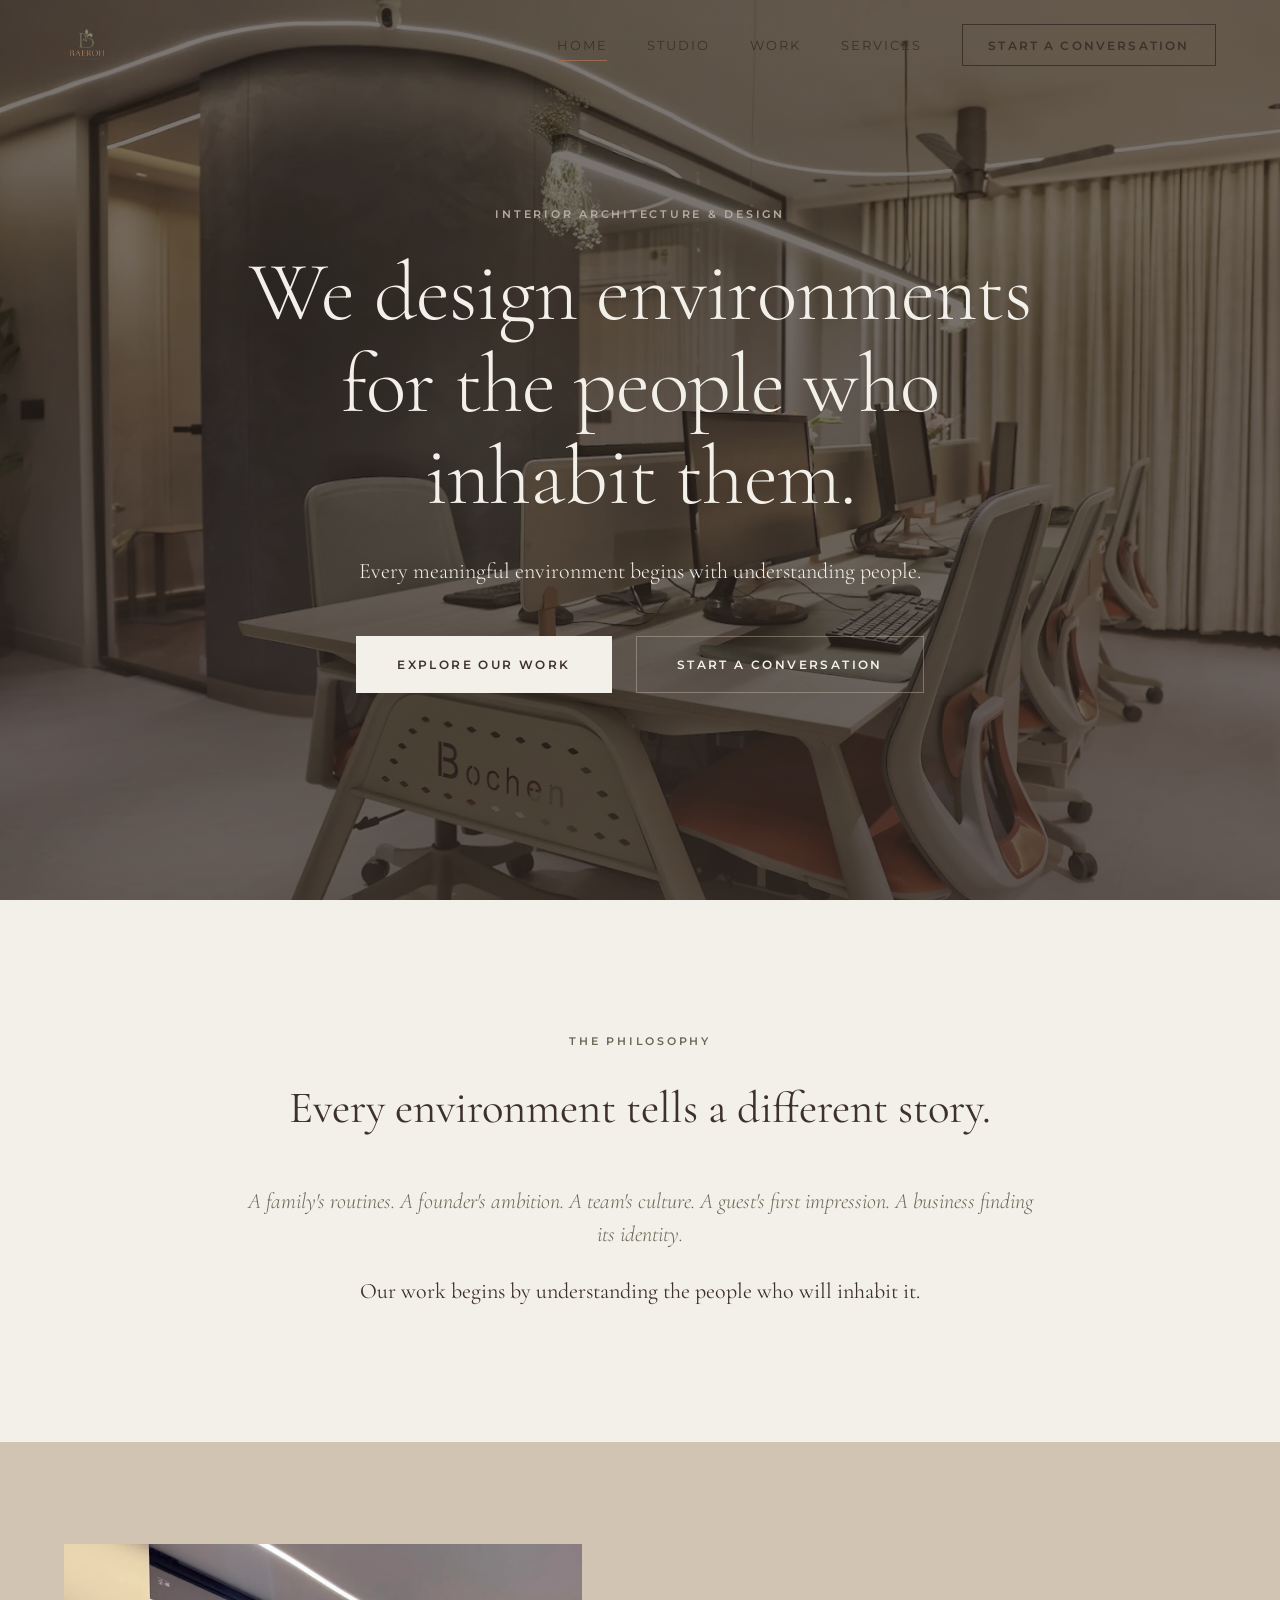
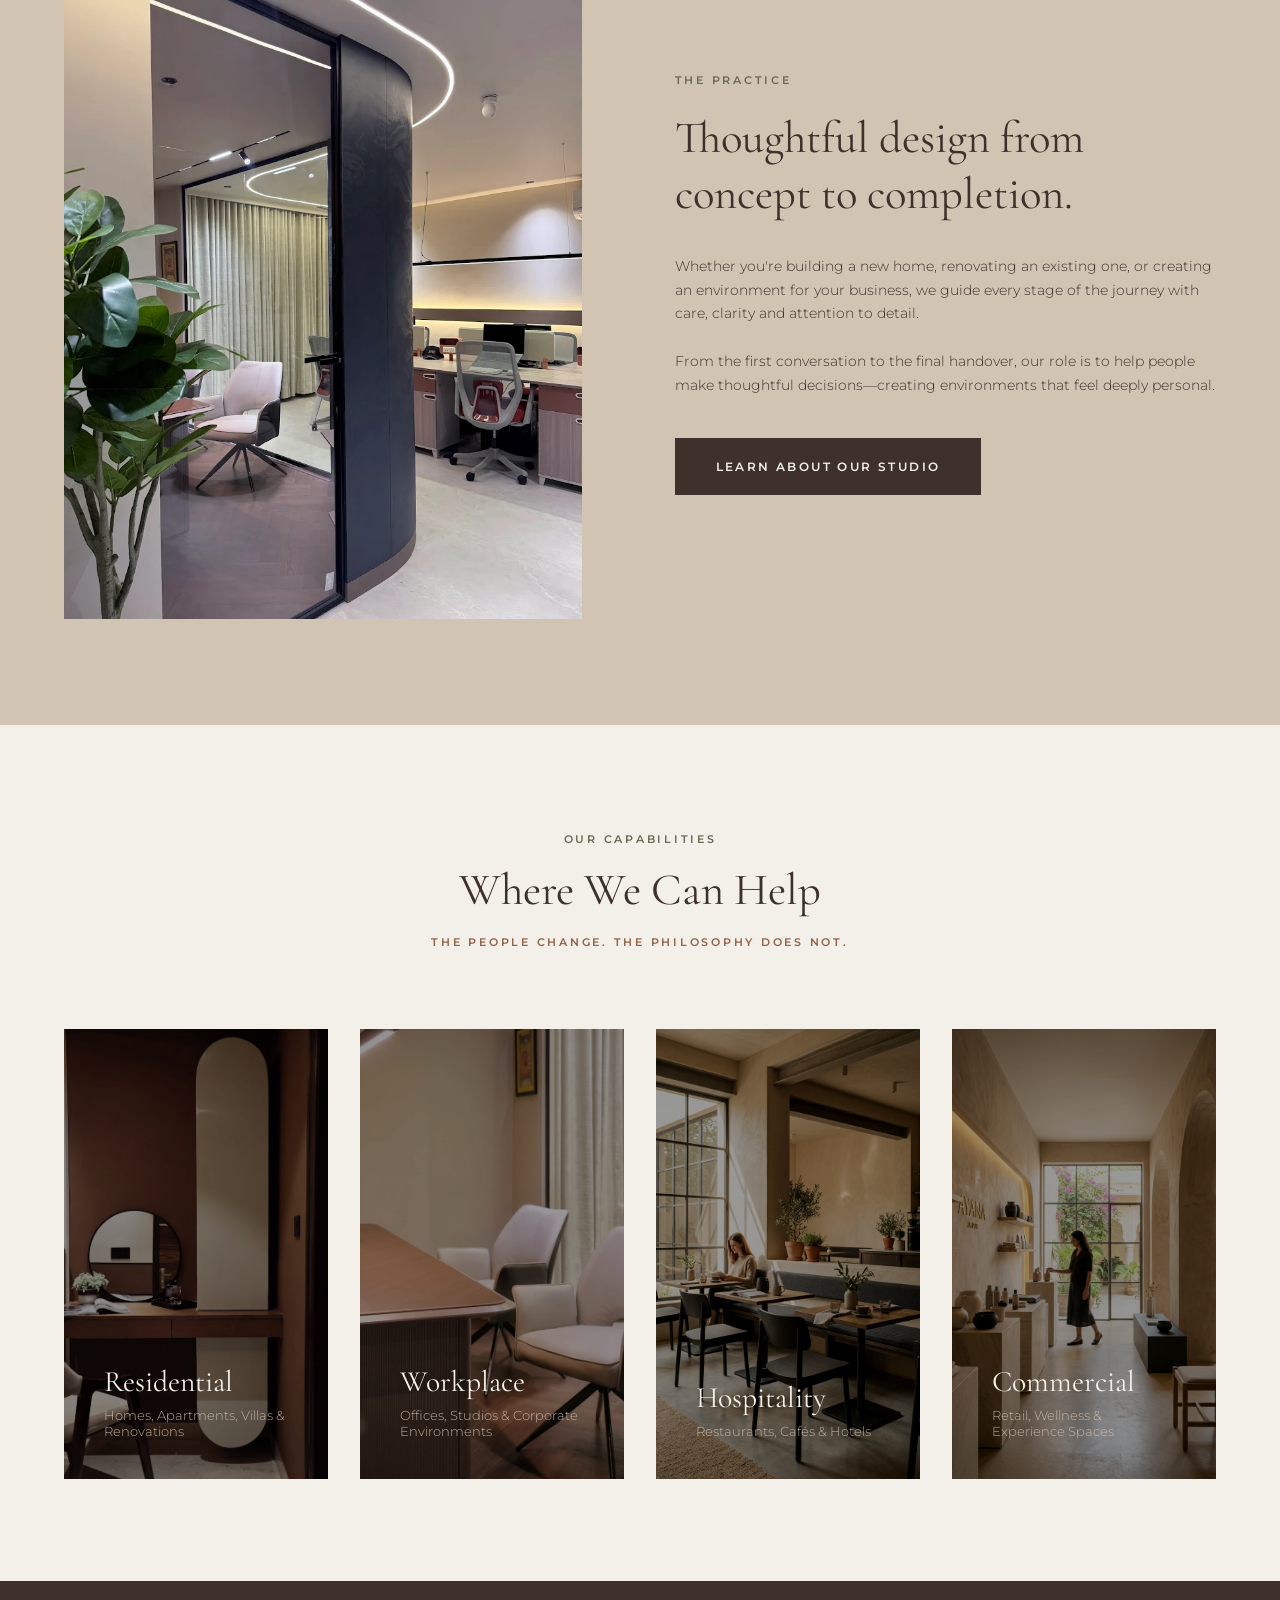
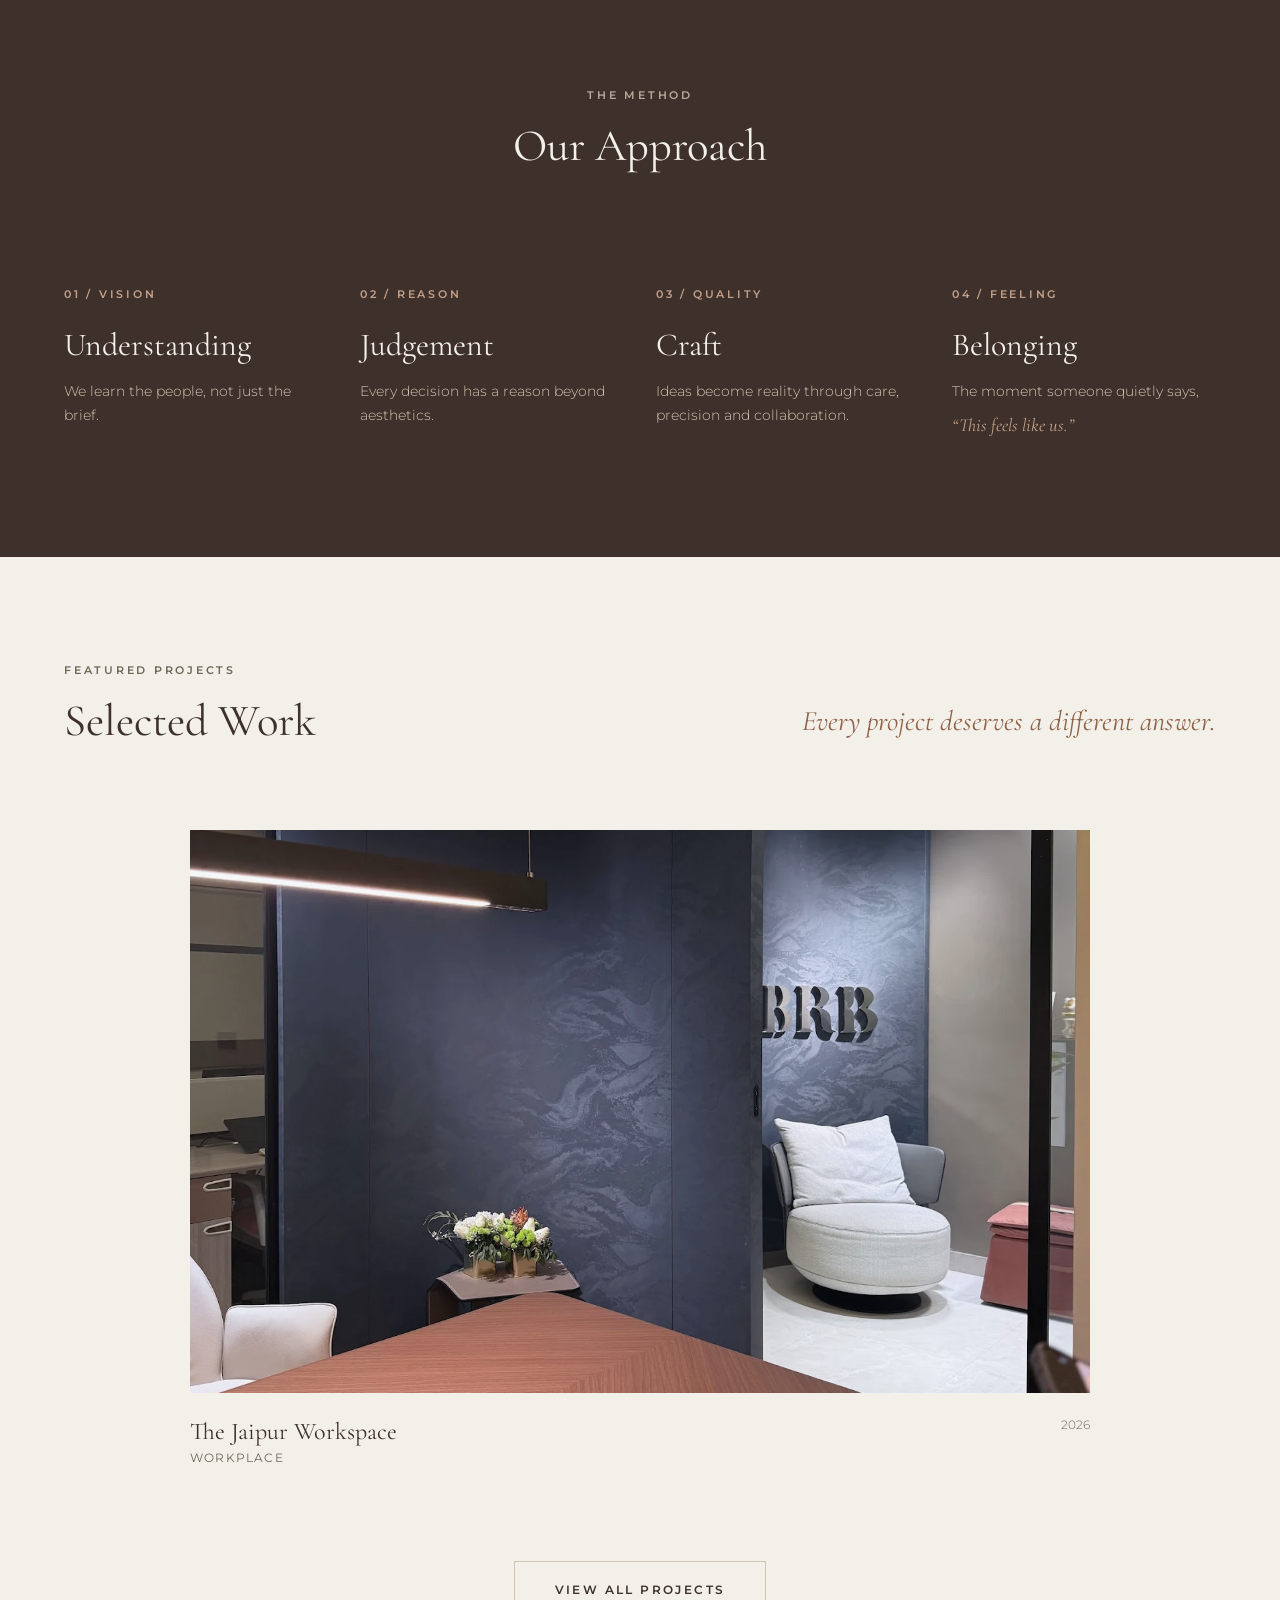
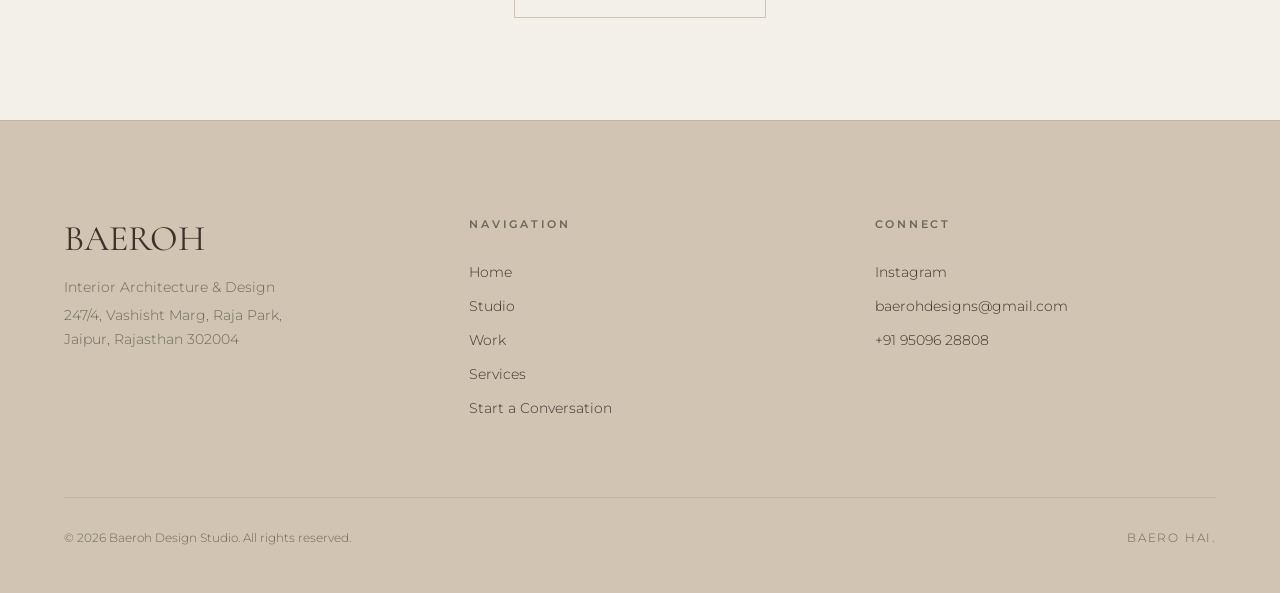
<file: index.html>
<!DOCTYPE html>
<html lang="en">
<head>
  <meta charset="UTF-8">
  <meta name="viewport" content="width=device-width, initial-scale=1.0">
  <title>Baeroh Design Studio | Interior Architecture & Design, Jaipur</title>
  <meta name="description" content="Baeroh is an interior architecture and design studio in Jaipur, crafting residential, workplace, hospitality, and commercial environments based on understanding people.">
  
  <!-- Favicon -->
  <link rel="icon" type="image/png" href="assets/logo.png">
  <link rel="apple-touch-icon" href="assets/logo.png">
  
  <!-- Canonical URL -->
  <link rel="canonical" href="https://aryan13a.github.io/baeroh-02/index.html">
  
  <!-- Open Graph / Facebook -->
  <meta property="og:type" content="website">
  <meta property="og:url" content="https://aryan13a.github.io/baeroh-02/index.html">
  <meta property="og:title" content="Baeroh Design Studio | Interior Architecture & Design, Jaipur">
  <meta property="og:description" content="Baeroh is an interior architecture and design studio in Jaipur, crafting residential, workplace, hospitality, and commercial environments based on understanding people.">
  <meta property="og:image" content="https://aryan13a.github.io/baeroh-02/assets/jaipur-workspace-desk.webp">

  <!-- Twitter -->
  <meta property="twitter:card" content="summary_large_image">
  <meta property="twitter:url" content="https://aryan13a.github.io/baeroh-02/index.html">
  <meta property="twitter:title" content="Baeroh Design Studio | Interior Architecture & Design, Jaipur">
  <meta property="twitter:description" content="Baeroh is an interior architecture and design studio in Jaipur, crafting residential, workplace, hospitality, and commercial environments based on understanding people.">
  <meta property="twitter:image" content="https://aryan13a.github.io/baeroh-02/assets/jaipur-workspace-desk.webp">

  <!-- Google Fonts - Cormorant Garamond (Display) & Montserrat (Body) -->
  <link rel="preconnect" href="https://fonts.googleapis.com">
  <link rel="preconnect" href="https://fonts.gstatic.com" crossorigin>
  <link href="https://fonts.googleapis.com/css2?family=Cormorant+Garamond:ital,wght@0,300;0,400;0,500;0,600;1,300;1,400;1,500&family=Montserrat:wght@300;400;600&display=swap" rel="stylesheet">
  
  <link rel="stylesheet" href="style.css">
</head>
<body>

  <!-- Global Header / Nav -->
  <header>
    <div class="container nav-container">
      <a href="index.html" class="logo-link" id="nav-logo-link">
        <img src="assets/logo.png" alt="Baeroh Design Studio Logo" class="logo-img">
      </a>
      
      <nav class="nav-links" aria-label="Desktop Navigation">
        <a href="index.html" class="nav-link active">Home</a>
        <a href="studio.html" class="nav-link">Studio</a>
        <a href="work.html" class="nav-link">Work</a>
        <a href="services.html" class="nav-link">Services</a>
        <a href="begin.html" class="nav-cta">Start a Conversation</a>
      </nav>
      
      <!-- Mobile hamburger toggle -->
      <button class="mobile-nav-toggle" aria-label="Toggle Navigation Menu" aria-expanded="false" aria-controls="mobile-nav">
        <span class="burger-line"></span>
        <span class="burger-line"></span>
        <span class="burger-line"></span>
      </button>
    </div>
  </header>

  <!-- Mobile Overlay Menu -->
  <nav class="mobile-nav-menu" id="mobile-nav" aria-label="Mobile Navigation" aria-hidden="true">
    <a href="index.html" class="mobile-nav-item">Home</a>
    <a href="studio.html" class="mobile-nav-item">Studio</a>
    <a href="work.html" class="mobile-nav-item">Work</a>
    <a href="services.html" class="mobile-nav-item">Services</a>
    <a href="begin.html" class="mobile-nav-item" style="color: var(--color-cinnamon);">Start a Conversation</a>
  </nav>

  <!-- Hero Section -->
  <section class="hero full-bleed">
    <div class="hero-bg">
      <img src="assets/jaipur-workspace-desk.webp" alt="Earthy minimalist workspace interior design by Baeroh Design Studio">
    </div>
    <div class="hero-overlay"></div>
    <div class="hero-content">
      <span class="caption-label light hero-kicker">Interior Architecture & Design</span>
      <h1 class="hero-title light">We design environments for the people who inhabit them.</h1>
      <p class="lead-text light hero-lead">Every meaningful environment begins with understanding people.</p>
      <div class="hero-actions">
        <a href="work.html" class="btn btn-primary on-dark">Explore Our Work</a>
        <a href="begin.html" class="btn btn-secondary on-dark">Start a Conversation</a>
      </div>
    </div>
  </section>

  <!-- Section: Every environment tells a different story -->
  <section class="reveal">
    <div class="container">
      <div class="editorial-intro">
        <span class="caption-label" style="display: block; margin-bottom: 2rem;">The Philosophy</span>
        <h2 class="section-title" style="margin-bottom: 3rem;">Every environment tells a different story.</h2>
        
        <p class="lead-text" style="margin-bottom: 1.5rem; font-style: italic; color: var(--color-olive);">
          A family's routines. A founder's ambition. A team's culture. A guest's first impression. A business finding its identity.
        </p>
        
        <p class="lead-text" style="font-weight: 400; max-width: 700px; margin: 0 auto;">
          Our work begins by understanding the people who will inhabit it.
        </p>
      </div>
    </div>
  </section>

  <!-- Section: Thoughtful design from concept to completion -->
  <section style="background-color: var(--color-sand); padding: 8vw 0;" class="reveal">
    <div class="container">
      <div class="editorial-row">
        <div class="editorial-img-col">
          <img src="assets/jaipur-workspace-meeting-pod.webp" alt="Minimalist curved meeting pod detail by Baeroh Design Studio">
        </div>
        <div class="editorial-text-col">
          <span class="caption-label" style="margin-bottom: 1.5rem;">The Practice</span>
          <h2 class="section-title" style="margin-bottom: 2rem;">Thoughtful design from concept to completion.</h2>
          <p class="body-copy" style="margin-bottom: 1.5rem;">
            Whether you're building a new home, renovating an existing one, or creating an environment for your business, we guide every stage of the journey with care, clarity and attention to detail.
          </p>
          <p class="body-copy" style="margin-bottom: 2.5rem;">
            From the first conversation to the final handover, our role is to help people make thoughtful decisions—creating environments that feel deeply personal.
          </p>
          <div>
            <a href="studio.html" class="btn btn-primary">Learn About Our Studio</a>
          </div>
        </div>
      </div>
    </div>
  </section>

  <!-- Section: Where We Can Help -->
  <section class="reveal">
    <div class="container">
      <div style="text-align: center; margin-bottom: 5rem;">
        <span class="caption-label">Our Capabilities</span>
        <h2 class="section-title" style="margin-top: 1rem; margin-bottom: 1rem;">Where We Can Help</h2>
        <p class="caption-label" style="color: var(--color-cinnamon-deep);">The people change. The philosophy does not.</p>
      </div>
      
      <div class="grid-4">
        <!-- Residential -->
        <div class="category-card">
          <div class="category-bg">
            <img src="assets/jaipur-workspace-dressing-nook.webp" alt="Residential dressing table nook detail by Baeroh Design Studio">
          </div>
          <div class="category-content">
            <h3 class="category-title">Residential</h3>
            <p class="category-desc">Homes, Apartments, Villas & Renovations</p>
          </div>
        </div>
        
        <!-- Workplace -->
        <div class="category-card">
          <div class="category-bg">
            <img src="assets/jaipur-workspace-brb-room.webp" alt="Minimalist office focus meeting space designed by Baeroh Design Studio">
          </div>
          <div class="category-content">
            <h3 class="category-title">Workplace</h3>
            <p class="category-desc">Offices, Studios & Corporate Environments</p>
          </div>
        </div>
        
        <!-- Hospitality -->
        <div class="category-card">
          <div class="category-bg">
            <img src="assets/hospitality-cafe-interior.jpg" alt="Minimalist cafe interior design with sand plaster walls and dark charcoal wood furniture by Baeroh Design Studio">
          </div>
          <div class="category-content">
            <h3 class="category-title">Hospitality</h3>
            <p class="category-desc">Restaurants, Cafés & Hotels</p>
          </div>
        </div>
        
        <!-- Commercial -->
        <div class="category-card">
          <div class="category-bg">
            <img src="assets/commercial-wellness-interior.jpg" alt="Minimalist wellness showroom interior design with stone pedestals and pottery by Baeroh Design Studio">
          </div>
          <div class="category-content">
            <h3 class="category-title">Commercial</h3>
            <p class="category-desc">Retail, Wellness & Experience Spaces</p>
          </div>
        </div>
      </div>
    </div>
  </section>

  <!-- Section: Our Approach -->
  <section class="section-dark reveal">
    <div class="container">
      <div style="text-align: center; margin-bottom: 6rem;">
        <span class="caption-label light">The Method</span>
        <h2 class="section-title light" style="margin-top: 1rem;">Our Approach</h2>
      </div>
      
      <div class="grid-4">
        <!-- Understanding -->
        <div style="padding: 1rem 0;">
          <span class="caption-label light" style="color: var(--color-cinnamon-tint); display: block; margin-bottom: 1.5rem;">01 / Vision</span>
          <h3 class="font-serif" style="font-size: 2rem; margin-bottom: 1rem; color: var(--color-ivory);">Understanding</h3>
          <p class="body-copy light">We learn the people, not just the brief.</p>
        </div>
        
        <!-- Judgement -->
        <div style="padding: 1rem 0;">
          <span class="caption-label light" style="color: var(--color-cinnamon-tint); display: block; margin-bottom: 1.5rem;">02 / Reason</span>
          <h3 class="font-serif" style="font-size: 2rem; margin-bottom: 1rem; color: var(--color-ivory);">Judgement</h3>
          <p class="body-copy light">Every decision has a reason beyond aesthetics.</p>
        </div>
        
        <!-- Craft -->
        <div style="padding: 1rem 0;">
          <span class="caption-label light" style="color: var(--color-cinnamon-tint); display: block; margin-bottom: 1.5rem;">03 / Quality</span>
          <h3 class="font-serif" style="font-size: 2rem; margin-bottom: 1rem; color: var(--color-ivory);">Craft</h3>
          <p class="body-copy light">Ideas become reality through care, precision and collaboration.</p>
        </div>
        
        <!-- Belonging -->
        <div style="padding: 1rem 0;">
          <span class="caption-label light" style="color: var(--color-cinnamon-tint); display: block; margin-bottom: 1.5rem;">04 / Feeling</span>
          <h3 class="font-serif" style="font-size: 2rem; margin-bottom: 1rem; color: var(--color-ivory);">Belonging</h3>
          <p class="body-copy light">
            The moment someone quietly says, <span class="accent-quote on-dark" style="font-size: 1.15rem; display: block; margin-top: 0.5rem;">“This feels like us.”</span>
          </p>
        </div>
      </div>
    </div>
  </section>

  <!-- Section: Selected Work -->
  <section class="reveal">
    <div class="container">
      <div style="display: flex; justify-content: space-between; align-items: flex-end; margin-bottom: 5rem;">
        <div>
          <span class="caption-label">Featured Projects</span>
          <h2 class="section-title" style="margin-top: 1rem;">Selected Work</h2>
        </div>
        <div style="margin-bottom: 0.5rem;">
          <span class="accent-quote small-light">Every project deserves a different answer.</span>
        </div>
      </div>
      
      <!-- Combined Single Featured Project Card -->
      <div class="work-grid" style="grid-template-columns: 1fr; max-width: 900px; margin: 0 auto;">
        <a href="work.html" class="work-card">
          <div class="work-img-wrapper" style="aspect-ratio: 16 / 10;">
            <img src="assets/jaipur-workspace-open-desks.webp" alt="The Jaipur Workspace collaborative open desk setup by Baeroh Design Studio">
          </div>
          <div class="work-info">
            <div class="work-meta">
              <h3 class="work-title">The Jaipur Workspace</h3>
              <span class="work-category">Workplace</span>
            </div>
            <span class="work-year">2026</span>
          </div>
        </a>
      </div>
      
      <div style="text-align: center; margin-top: 6rem;">
        <a href="work.html" class="btn btn-secondary">View All Projects</a>
      </div>
    </div>
  </section>

  <!-- Footer -->
  <footer>
    <div class="container">
      <div class="footer-top">
        <div class="footer-brand">
          <h2 class="font-serif">BAEROH</h2>
          <p class="body-copy" style="font-size: 0.875rem;">Interior Architecture & Design</p>
          <p class="body-copy" style="font-size: 0.875rem; margin-top: 0.25rem;">247/4, Vashisht Marg, Raja Park,<br>Jaipur, Rajasthan 302004</p>
        </div>
        
        <div class="footer-links">
          <span class="caption-label footer-links-title">Navigation</span>
          <a href="index.html" class="footer-link">Home</a>
          <a href="studio.html" class="footer-link">Studio</a>
          <a href="work.html" class="footer-link">Work</a>
          <a href="services.html" class="footer-link">Services</a>
          <a href="begin.html" class="footer-link">Start a Conversation</a>
        </div>
        
        <div class="footer-contact">
          <span class="caption-label footer-links-title">Connect</span>
          <a href="https://www.instagram.com/baerohdesigns/" target="_blank" rel="noopener" class="footer-link">Instagram</a>
          <a href="mailto:baerohdesigns@gmail.com" class="footer-link">baerohdesigns@gmail.com</a>
          <a href="tel:+919509628808" class="footer-link">+91 95096 28808</a>
        </div>
      </div>
      
      <div class="footer-bottom">
        <p class="footer-copyright">&copy; 2026 Baeroh Design Studio. All rights reserved.</p>
        <p class="footer-copyright" style="letter-spacing: 0.15em;">BAERO HAI.</p>
      </div>
    </div>
  </footer>

  <script src="script.js"></script>
</body>
</html>
</file>
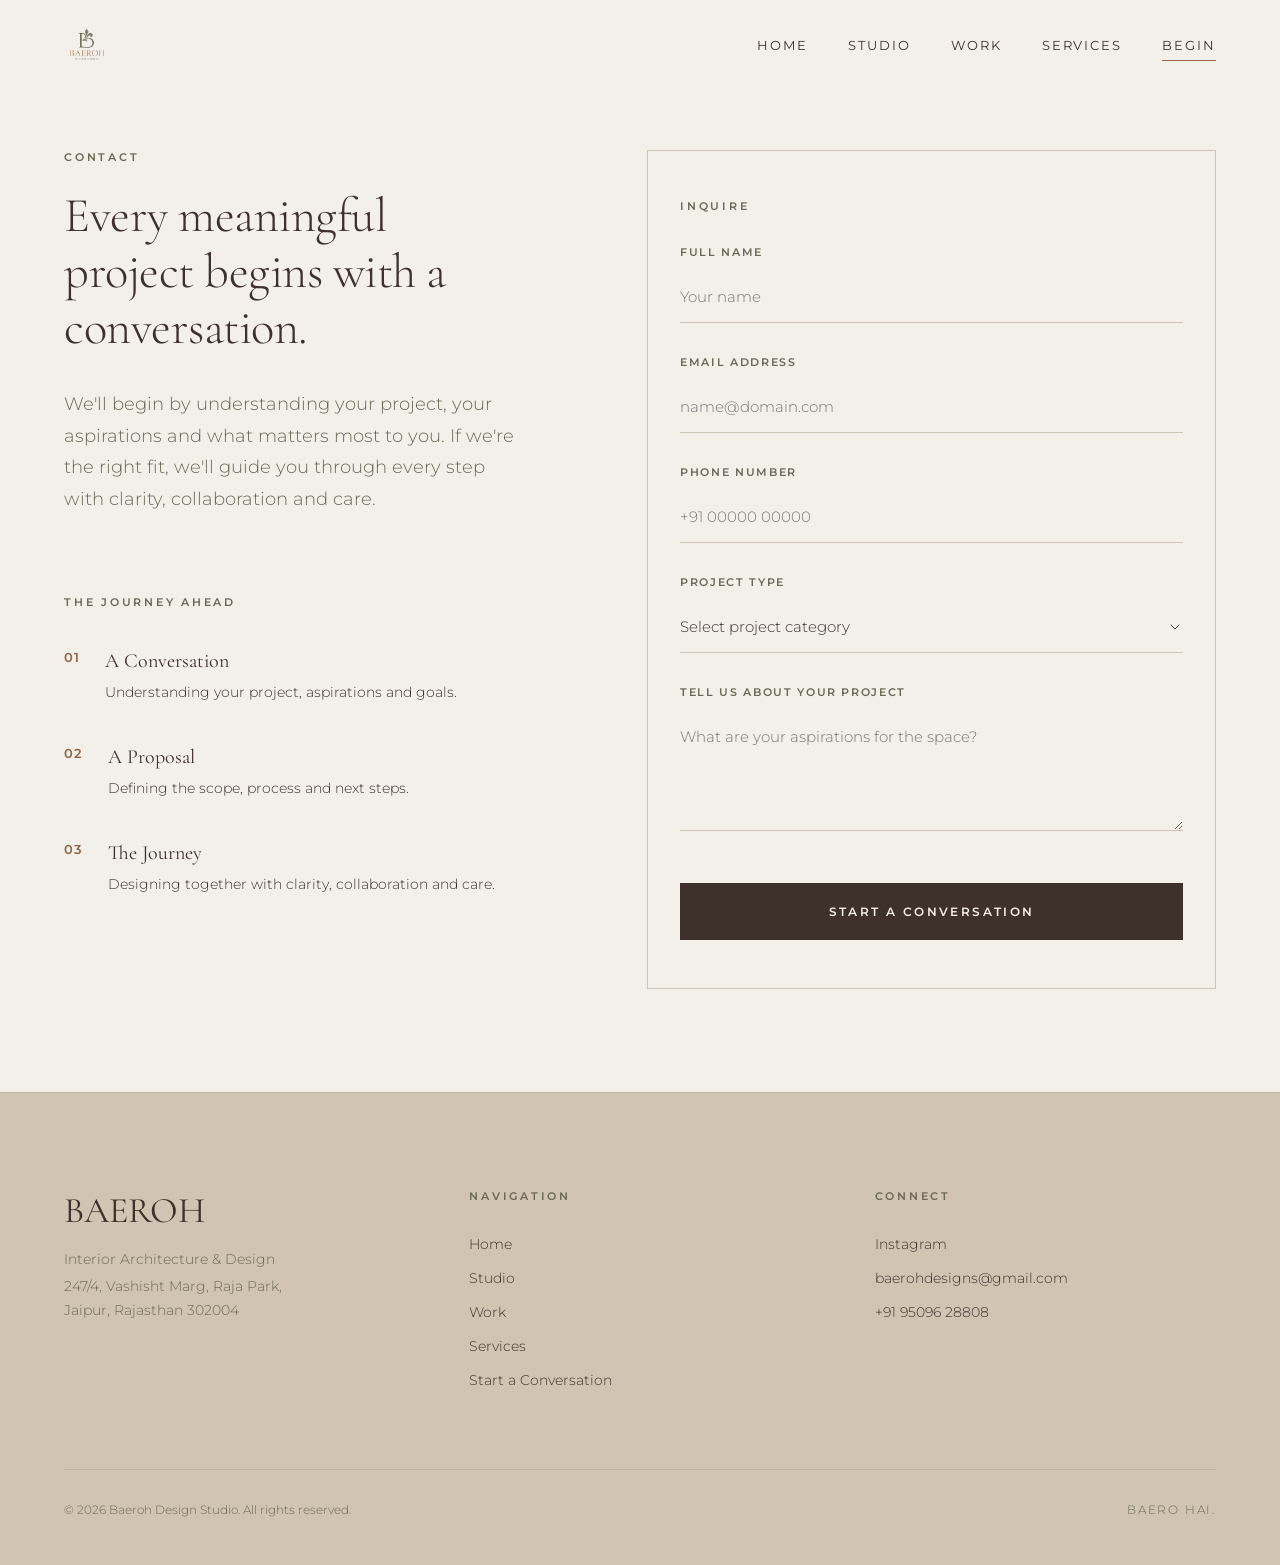
<file: begin.html>
<!DOCTYPE html>
<html lang="en">
<head>
  <meta charset="UTF-8">
  <meta name="viewport" content="width=device-width, initial-scale=1.0">
  <title>Start a Conversation | Baeroh Design Studio</title>
  <meta name="description" content="Reach out to Baeroh. Start a conversation about your residential, workplace, hospitality, or commercial design project in Jaipur.">
  
  <!-- Favicon -->
  <link rel="icon" type="image/png" href="assets/logo.png">
  <link rel="apple-touch-icon" href="assets/logo.png">
  
  <!-- Canonical URL -->
  <link rel="canonical" href="https://aryan13a.github.io/baeroh-02/begin.html">
  
  <!-- Open Graph / Facebook -->
  <meta property="og:type" content="website">
  <meta property="og:url" content="https://aryan13a.github.io/baeroh-02/begin.html">
  <meta property="og:title" content="Start a Conversation | Baeroh Design Studio">
  <meta property="og:description" content="Reach out to Baeroh. Start a conversation about your residential, workplace, hospitality, or commercial design project in Jaipur.">
  <meta property="og:image" content="https://aryan13a.github.io/baeroh-02/assets/jaipur-workspace-desk.webp">

  <!-- Twitter -->
  <meta property="twitter:card" content="summary_large_image">
  <meta property="twitter:url" content="https://aryan13a.github.io/baeroh-02/begin.html">
  <meta property="twitter:title" content="Start a Conversation | Baeroh Design Studio">
  <meta property="twitter:description" content="Reach out to Baeroh. Start a conversation about your residential, workplace, hospitality, or commercial design project in Jaipur.">
  <meta property="twitter:image" content="https://aryan13a.github.io/baeroh-02/assets/jaipur-workspace-desk.webp">

  <!-- Google Fonts -->
  <link rel="preconnect" href="https://fonts.googleapis.com">
  <link rel="preconnect" href="https://fonts.gstatic.com" crossorigin>
  <link href="https://fonts.googleapis.com/css2?family=Cormorant+Garamond:ital,wght@0,300;0,400;0,500;0,600;1,300;1,400;1,500&family=Montserrat:wght@300;400;600&display=swap" rel="stylesheet">
  
  <link rel="stylesheet" href="style.css">
</head>
<body>

  <!-- Global Header / Nav -->
  <header>
    <div class="container nav-container">
      <a href="index.html" class="logo-link">
        <img src="assets/logo.png" alt="Baeroh Design Studio Logo" class="logo-img">
      </a>
      
      <nav class="nav-links" aria-label="Desktop Navigation">
        <a href="index.html" class="nav-link">Home</a>
        <a href="studio.html" class="nav-link">Studio</a>
        <a href="work.html" class="nav-link">Work</a>
        <a href="services.html" class="nav-link">Services</a>
        <a href="begin.html" class="nav-link active">Begin</a>
      </nav>
      
      <button class="mobile-nav-toggle" aria-label="Toggle Navigation Menu" aria-expanded="false" aria-controls="mobile-nav">
        <span class="burger-line"></span>
        <span class="burger-line"></span>
        <span class="burger-line"></span>
      </button>
    </div>
  </header>

  <!-- Mobile Overlay Menu -->
  <nav class="mobile-nav-menu" id="mobile-nav" aria-label="Mobile Navigation" aria-hidden="true">
    <a href="index.html" class="mobile-nav-item">Home</a>
    <a href="studio.html" class="mobile-nav-item">Studio</a>
    <a href="work.html" class="mobile-nav-item">Work</a>
    <a href="services.html" class="mobile-nav-item">Services</a>
    <a href="begin.html" class="mobile-nav-item" style="color: var(--color-cinnamon);">Start a Conversation</a>
  </nav>

  <!-- Contact Hero / Form Page -->
  <section class="reveal" style="padding-top: 150px;">
    <div class="container">
      <div class="contact-container">
        
        <!-- Info Column -->
        <div class="contact-info">
          <span class="caption-label" style="margin-bottom: 1.5rem;">Contact</span>
          <h1 class="hero-title" style="font-size: clamp(2rem, 3.8vw, 3.8rem); margin-bottom: 2rem; line-height: 1.15;">
            Every meaningful project begins with a conversation.
          </h1>
          <p class="body-copy" style="font-size: 1.1rem; line-height: 1.8; color: var(--color-olive); margin-bottom: 2rem;">
            We'll begin by understanding your project, your aspirations and what matters most to you. If we're the right fit, we'll guide you through every step with clarity, collaboration and care.
          </p>
          
          <div class="contact-step-list">
            <span class="caption-label">The Journey Ahead</span>
            
            <!-- Step 01 -->
            <div class="contact-step">
              <span class="contact-step-num">01</span>
              <div class="contact-step-text">
                <h3>A Conversation</h3>
                <p class="body-copy" style="font-size: 0.875rem;">Understanding your project, aspirations and goals.</p>
              </div>
            </div>
            
            <!-- Step 02 -->
            <div class="contact-step">
              <span class="contact-step-num">02</span>
              <div class="contact-step-text">
                <h3>A Proposal</h3>
                <p class="body-copy" style="font-size: 0.875rem;">Defining the scope, process and next steps.</p>
              </div>
            </div>
            
            <!-- Step 03 -->
            <div class="contact-step">
              <span class="contact-step-num">03</span>
              <div class="contact-step-text">
                <h3>The Journey</h3>
                <p class="body-copy" style="font-size: 0.875rem;">Designing together with clarity, collaboration and care.</p>
              </div>
            </div>
          </div>
        </div>
        
        <!-- Form Column -->
        <div class="contact-form-wrapper">
          <span class="caption-label" style="display: block; margin-bottom: 2rem;">Inquire</span>
          
          <!-- Formspree Submission integration & honeypot spam protection -->
          <form id="contact-form" action="https://formspree.io/f/mjkbwdol" method="POST">
            <!-- Honeypot Field -->
            <div style="display: none;">
              <input type="text" name="_honeypot" style="display: none;">
            </div>

            <!-- Name -->
            <div class="form-group">
              <label for="form-name" class="form-label">Full Name</label>
              <input type="text" id="form-name" name="name" class="form-input" required placeholder="Your name">
            </div>
            
            <!-- Email -->
            <div class="form-group">
              <label for="form-email" class="form-label">Email Address</label>
              <input type="email" id="form-email" name="email" class="form-input" required placeholder="name@domain.com">
            </div>
            
            <!-- Phone -->
            <div class="form-group">
              <label for="form-phone" class="form-label">Phone Number</label>
              <input type="tel" id="form-phone" name="phone" class="form-input" placeholder="+91 00000 00000">
            </div>
            
            <!-- Project Type -->
            <div class="form-group">
              <label for="form-project-type" class="form-label">Project Type</label>
              <select id="form-project-type" name="project_type" class="form-select" required>
                <option value="" disabled selected>Select project category</option>
                <option value="residential">Residential — Home, Apartment, Villa</option>
                <option value="workplace">Workplace — Studio, Office, Workspace</option>
                <option value="hospitality">Hospitality — Restaurant, Café, Hotel</option>
                <option value="commercial">Commercial — Retail, Wellness, Experience</option>
              </select>
            </div>
            
            <!-- Message -->
            <div class="form-group">
              <label for="form-message" class="form-label">Tell us about your project</label>
              <textarea id="form-message" name="message" class="form-textarea" required placeholder="What are your aspirations for the space?"></textarea>
            </div>
            
            <div style="margin-top: 3rem;">
              <button type="submit" class="btn btn-primary" style="width: 100%; justify-content: center;">Start a Conversation</button>
            </div>
          </form>
        </div>
        
      </div>
    </div>
  </section>

  <!-- Footer -->
  <footer>
    <div class="container">
      <div class="footer-top">
        <div class="footer-brand">
          <h2 class="font-serif">BAEROH</h2>
          <p class="body-copy" style="font-size: 0.875rem;">Interior Architecture & Design</p>
          <p class="body-copy" style="font-size: 0.875rem; margin-top: 0.25rem;">247/4, Vashisht Marg, Raja Park,<br>Jaipur, Rajasthan 302004</p>
        </div>
        
        <div class="footer-links">
          <span class="caption-label footer-links-title">Navigation</span>
          <a href="index.html" class="footer-link">Home</a>
          <a href="studio.html" class="footer-link">Studio</a>
          <a href="work.html" class="footer-link">Work</a>
          <a href="services.html" class="footer-link">Services</a>
          <a href="begin.html" class="footer-link">Start a Conversation</a>
        </div>
        
        <div class="footer-contact">
          <span class="caption-label footer-links-title">Connect</span>
          <a href="https://www.instagram.com/baerohdesigns/" target="_blank" rel="noopener" class="footer-link">Instagram</a>
          <a href="mailto:baerohdesigns@gmail.com" class="footer-link">baerohdesigns@gmail.com</a>
          <a href="tel:+919509628808" class="footer-link">+91 95096 28808</a>
        </div>
      </div>
      
      <div class="footer-bottom">
        <p class="footer-copyright">&copy; 2026 Baeroh Design Studio. All rights reserved.</p>
        <p class="footer-copyright" style="letter-spacing: 0.15em;">BAERO HAI.</p>
      </div>
    </div>
  </footer>

  <script src="script.js"></script>
</body>
</html>
</file>
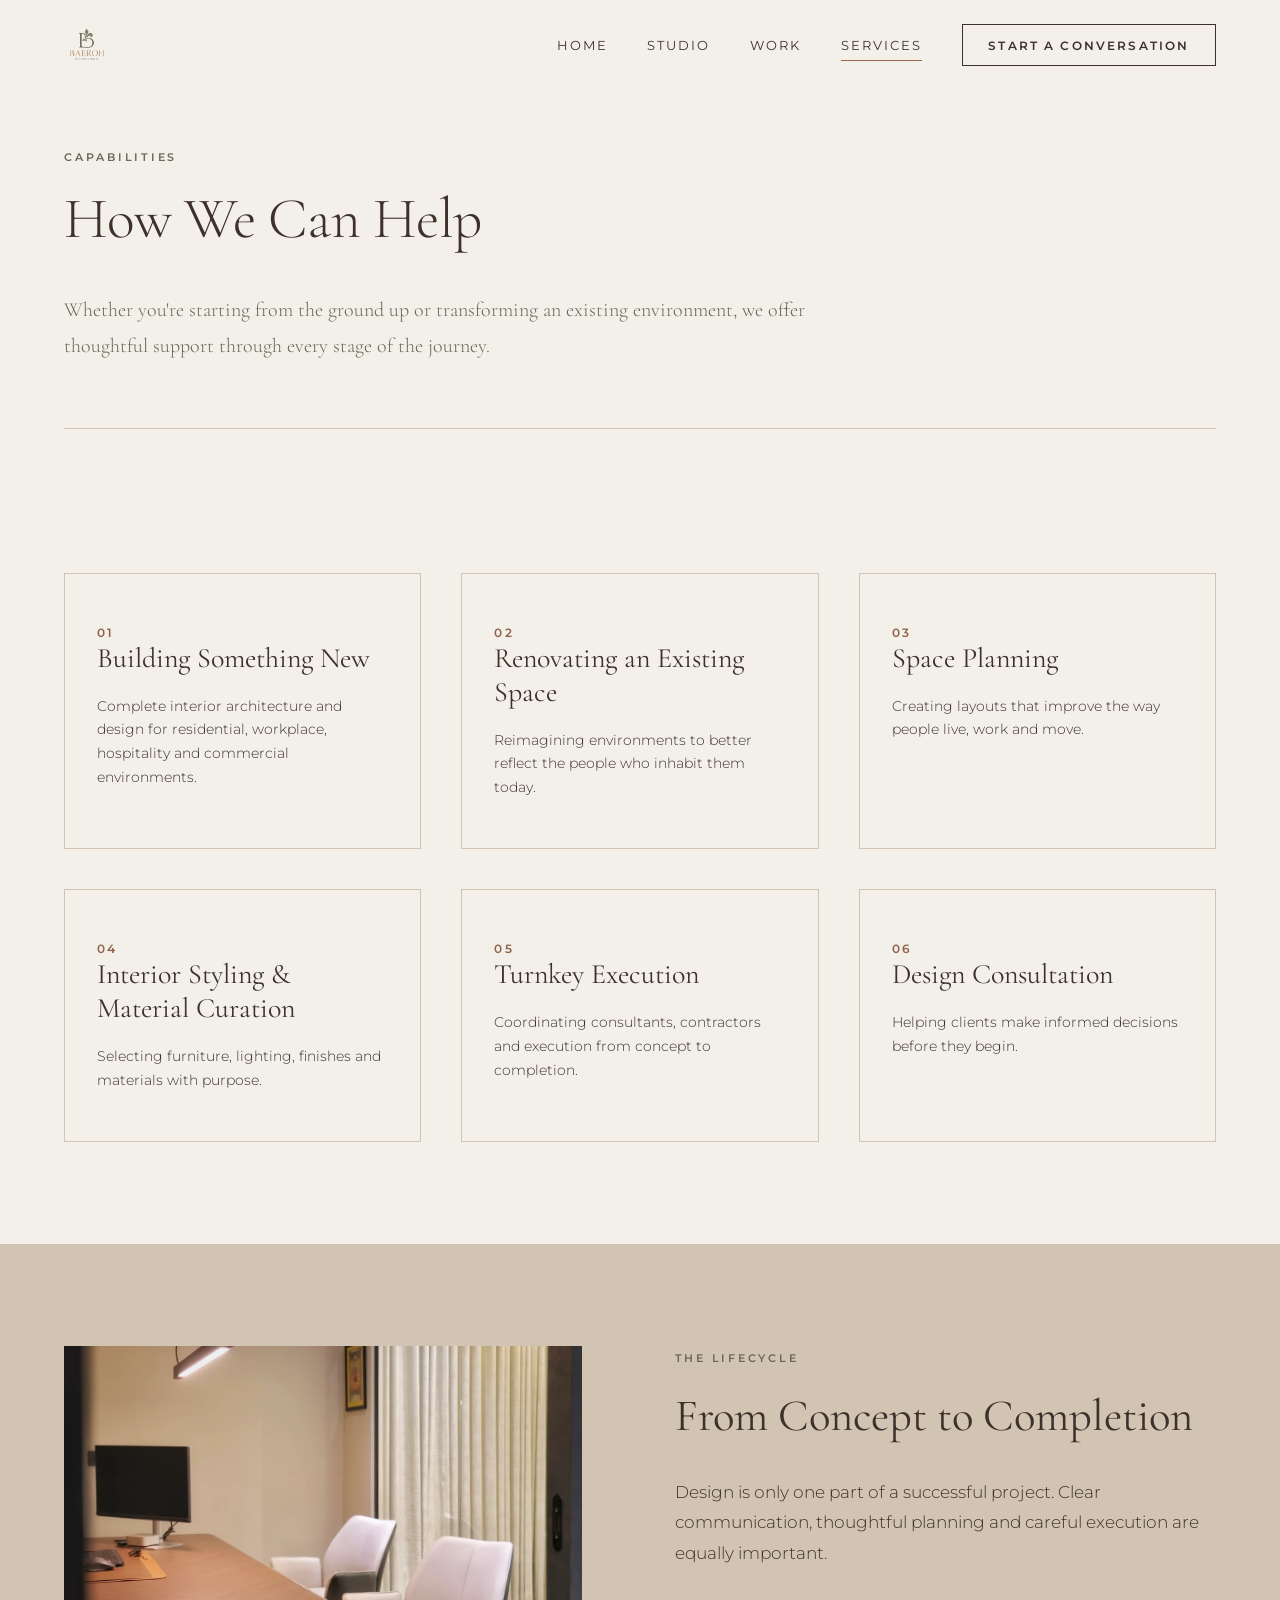
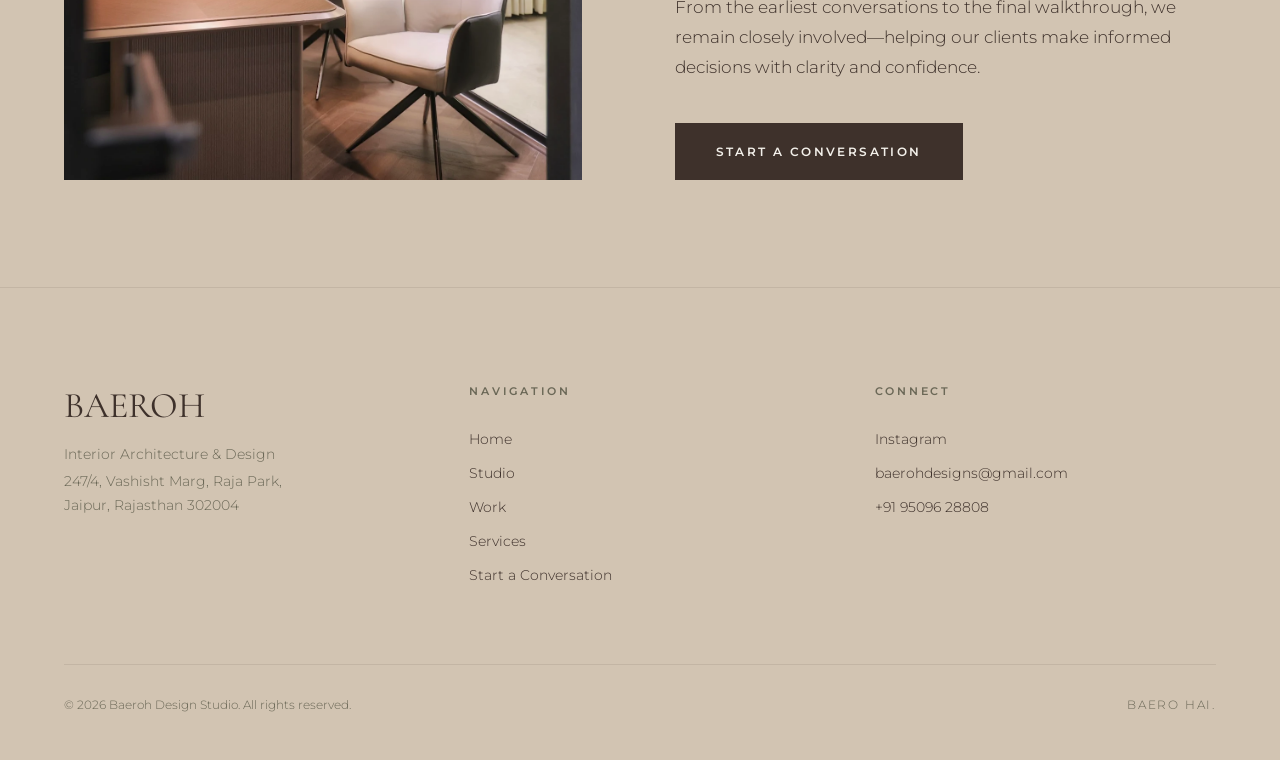
<file: services.html>
<!DOCTYPE html>
<html lang="en">
<head>
  <meta charset="UTF-8">
  <meta name="viewport" content="width=device-width, initial-scale=1.0">
  <title>Our Services | Baeroh Design Studio</title>
  <meta name="description" content="Explore our interior architecture and styling capabilities. We offer turnkey design services in Jaipur, spanning space planning, material curation and renovation.">
  
  <!-- Favicon -->
  <link rel="icon" type="image/png" href="assets/logo.png">
  <link rel="apple-touch-icon" href="assets/logo.png">
  
  <!-- Canonical URL -->
  <link rel="canonical" href="https://aryan13a.github.io/baeroh-02/services.html">
  
  <!-- Open Graph / Facebook -->
  <meta property="og:type" content="website">
  <meta property="og:url" content="https://aryan13a.github.io/baeroh-02/services.html">
  <meta property="og:title" content="Our Services | Baeroh Design Studio">
  <meta property="og:description" content="Explore our interior architecture and styling capabilities. We offer turnkey design services in Jaipur, spanning space planning, material curation and renovation.">
  <meta property="og:image" content="https://aryan13a.github.io/baeroh-02/assets/jaipur-workspace-desk.webp">

  <!-- Twitter -->
  <meta property="twitter:card" content="summary_large_image">
  <meta property="twitter:url" content="https://aryan13a.github.io/baeroh-02/services.html">
  <meta property="twitter:title" content="Our Services | Baeroh Design Studio">
  <meta property="twitter:description" content="Explore our interior architecture and styling capabilities. We offer turnkey design services in Jaipur, spanning space planning, material curation and renovation.">
  <meta property="twitter:image" content="https://aryan13a.github.io/baeroh-02/assets/jaipur-workspace-desk.webp">

  <!-- Google Fonts -->
  <link rel="preconnect" href="https://fonts.googleapis.com">
  <link rel="preconnect" href="https://fonts.gstatic.com" crossorigin>
  <link href="https://fonts.googleapis.com/css2?family=Cormorant+Garamond:ital,wght@0,300;0,400;0,500;0,600;1,300;1,400;1,500&family=Montserrat:wght@300;400;600&display=swap" rel="stylesheet">
  
  <link rel="stylesheet" href="style.css">
</head>
<body>

  <!-- Global Header / Nav -->
  <header>
    <div class="container nav-container">
      <a href="index.html" class="logo-link">
        <img src="assets/logo.png" alt="Baeroh Design Studio Logo" class="logo-img">
      </a>
      
      <nav class="nav-links" aria-label="Desktop Navigation">
        <a href="index.html" class="nav-link">Home</a>
        <a href="studio.html" class="nav-link">Studio</a>
        <a href="work.html" class="nav-link">Work</a>
        <a href="services.html" class="nav-link active">Services</a>
        <a href="begin.html" class="nav-cta">Start a Conversation</a>
      </nav>
      
      <button class="mobile-nav-toggle" aria-label="Toggle Navigation Menu" aria-expanded="false" aria-controls="mobile-nav">
        <span class="burger-line"></span>
        <span class="burger-line"></span>
        <span class="burger-line"></span>
      </button>
    </div>
  </header>

  <!-- Mobile Overlay Menu -->
  <nav class="mobile-nav-menu" id="mobile-nav" aria-label="Mobile Navigation" aria-hidden="true">
    <a href="index.html" class="mobile-nav-item">Home</a>
    <a href="studio.html" class="mobile-nav-item">Studio</a>
    <a href="work.html" class="mobile-nav-item">Work</a>
    <a href="services.html" class="mobile-nav-item">Services</a>
    <a href="begin.html" class="mobile-nav-item" style="color: var(--color-cinnamon);">Start a Conversation</a>
  </nav>

  <!-- Services Hero Section -->
  <section class="reveal" style="padding-top: 150px; padding-bottom: 5rem;">
    <div class="container">
      <div style="max-width: 800px; margin-bottom: 4rem;">
        <span class="caption-label" style="margin-bottom: 1.5rem; display: block;">Capabilities</span>
        <h1 class="hero-title" style="margin-bottom: 2.5rem; font-size: clamp(2.2rem, 4.5vw, 4.5rem);">How We Can Help</h1>
        <p class="lead-text" style="font-size: 1.25rem; line-height: 1.8; color: var(--color-olive);">
          Whether you're starting from the ground up or transforming an existing environment, we offer thoughtful support through every stage of the journey.
        </p>
      </div>
      <hr class="divider">
    </div>
  </section>

  <!-- Section: Services Cards Grid -->
  <section class="reveal" style="padding-top: 0;">
    <div class="container">
      <div class="services-grid grid-3">
        <!-- 01 -->
        <div class="service-card">
          <span class="service-number">01</span>
          <h3 class="service-title">Building Something New</h3>
          <p class="body-copy">
            Complete interior architecture and design for residential, workplace, hospitality and commercial environments.
          </p>
        </div>
        
        <!-- 02 -->
        <div class="service-card">
          <span class="service-number">02</span>
          <h3 class="service-title">Renovating an Existing Space</h3>
          <p class="body-copy">
            Reimagining environments to better reflect the people who inhabit them today.
          </p>
        </div>
        
        <!-- 03 -->
        <div class="service-card">
          <span class="service-number">03</span>
          <h3 class="service-title">Space Planning</h3>
          <p class="body-copy">
            Creating layouts that improve the way people live, work and move.
          </p>
        </div>
        
        <!-- 04 -->
        <div class="service-card">
          <span class="service-number">04</span>
          <h3 class="service-title">Interior Styling & Material Curation</h3>
          <p class="body-copy">
            Selecting furniture, lighting, finishes and materials with purpose.
          </p>
        </div>
        
        <!-- 05 -->
        <div class="service-card">
          <span class="service-number">05</span>
          <h3 class="service-title">Turnkey Execution</h3>
          <p class="body-copy">
            Coordinating consultants, contractors and execution from concept to completion.
          </p>
        </div>
        
        <!-- 06 -->
        <div class="service-card">
          <span class="service-number">06</span>
          <h3 class="service-title">Design Consultation</h3>
          <p class="body-copy">
            Helping clients make informed decisions before they begin.
          </p>
        </div>
      </div>
    </div>
  </section>

  <!-- Section: From Concept to Completion -->
  <section style="background-color: var(--color-sand);" class="reveal">
    <div class="container">
      <div class="editorial-row">
        <div class="editorial-img-col">
          <img src="assets/jaipur-workspace-brb-room.webp" alt="Focus workspace details with sand chairs and deep wood colors by Baeroh Design Studio">
        </div>
        <div class="editorial-text-col">
          <span class="caption-label" style="margin-bottom: 1.5rem;">The Lifecycle</span>
          <h2 class="section-title" style="margin-bottom: 2rem;">From Concept to Completion</h2>
          <p class="body-copy" style="font-size: 1.05rem; line-height: 1.8; margin-bottom: 1.5rem;">
            Design is only one part of a successful project. Clear communication, thoughtful planning and careful execution are equally important.
          </p>
          <p class="body-copy" style="font-size: 1.05rem; line-height: 1.8; margin-bottom: 2.5rem;">
            From the earliest conversations to the final walkthrough, we remain closely involved—helping our clients make informed decisions with clarity and confidence.
          </p>
          <div>
            <a href="begin.html" class="btn btn-primary">Start a Conversation</a>
          </div>
        </div>
      </div>
    </div>
  </section>

  <!-- Footer -->
  <footer>
    <div class="container">
      <div class="footer-top">
        <div class="footer-brand">
          <h2 class="font-serif">BAEROH</h2>
          <p class="body-copy" style="font-size: 0.875rem;">Interior Architecture & Design</p>
          <p class="body-copy" style="font-size: 0.875rem; margin-top: 0.25rem;">247/4, Vashisht Marg, Raja Park,<br>Jaipur, Rajasthan 302004</p>
        </div>
        
        <div class="footer-links">
          <span class="caption-label footer-links-title">Navigation</span>
          <a href="index.html" class="footer-link">Home</a>
          <a href="studio.html" class="footer-link">Studio</a>
          <a href="work.html" class="footer-link">Work</a>
          <a href="services.html" class="footer-link">Services</a>
          <a href="begin.html" class="footer-link">Start a Conversation</a>
        </div>
        
        <div class="footer-contact">
          <span class="caption-label footer-links-title">Connect</span>
          <a href="https://www.instagram.com/baerohdesigns/" target="_blank" rel="noopener" class="footer-link">Instagram</a>
          <a href="mailto:baerohdesigns@gmail.com" class="footer-link">baerohdesigns@gmail.com</a>
          <a href="tel:+919509628808" class="footer-link">+91 95096 28808</a>
        </div>
      </div>
      
      <div class="footer-bottom">
        <p class="footer-copyright">&copy; 2026 Baeroh Design Studio. All rights reserved.</p>
        <p class="footer-copyright" style="letter-spacing: 0.15em;">BAERO HAI.</p>
      </div>
    </div>
  </footer>

  <script src="script.js"></script>
</body>
</html>
</file>
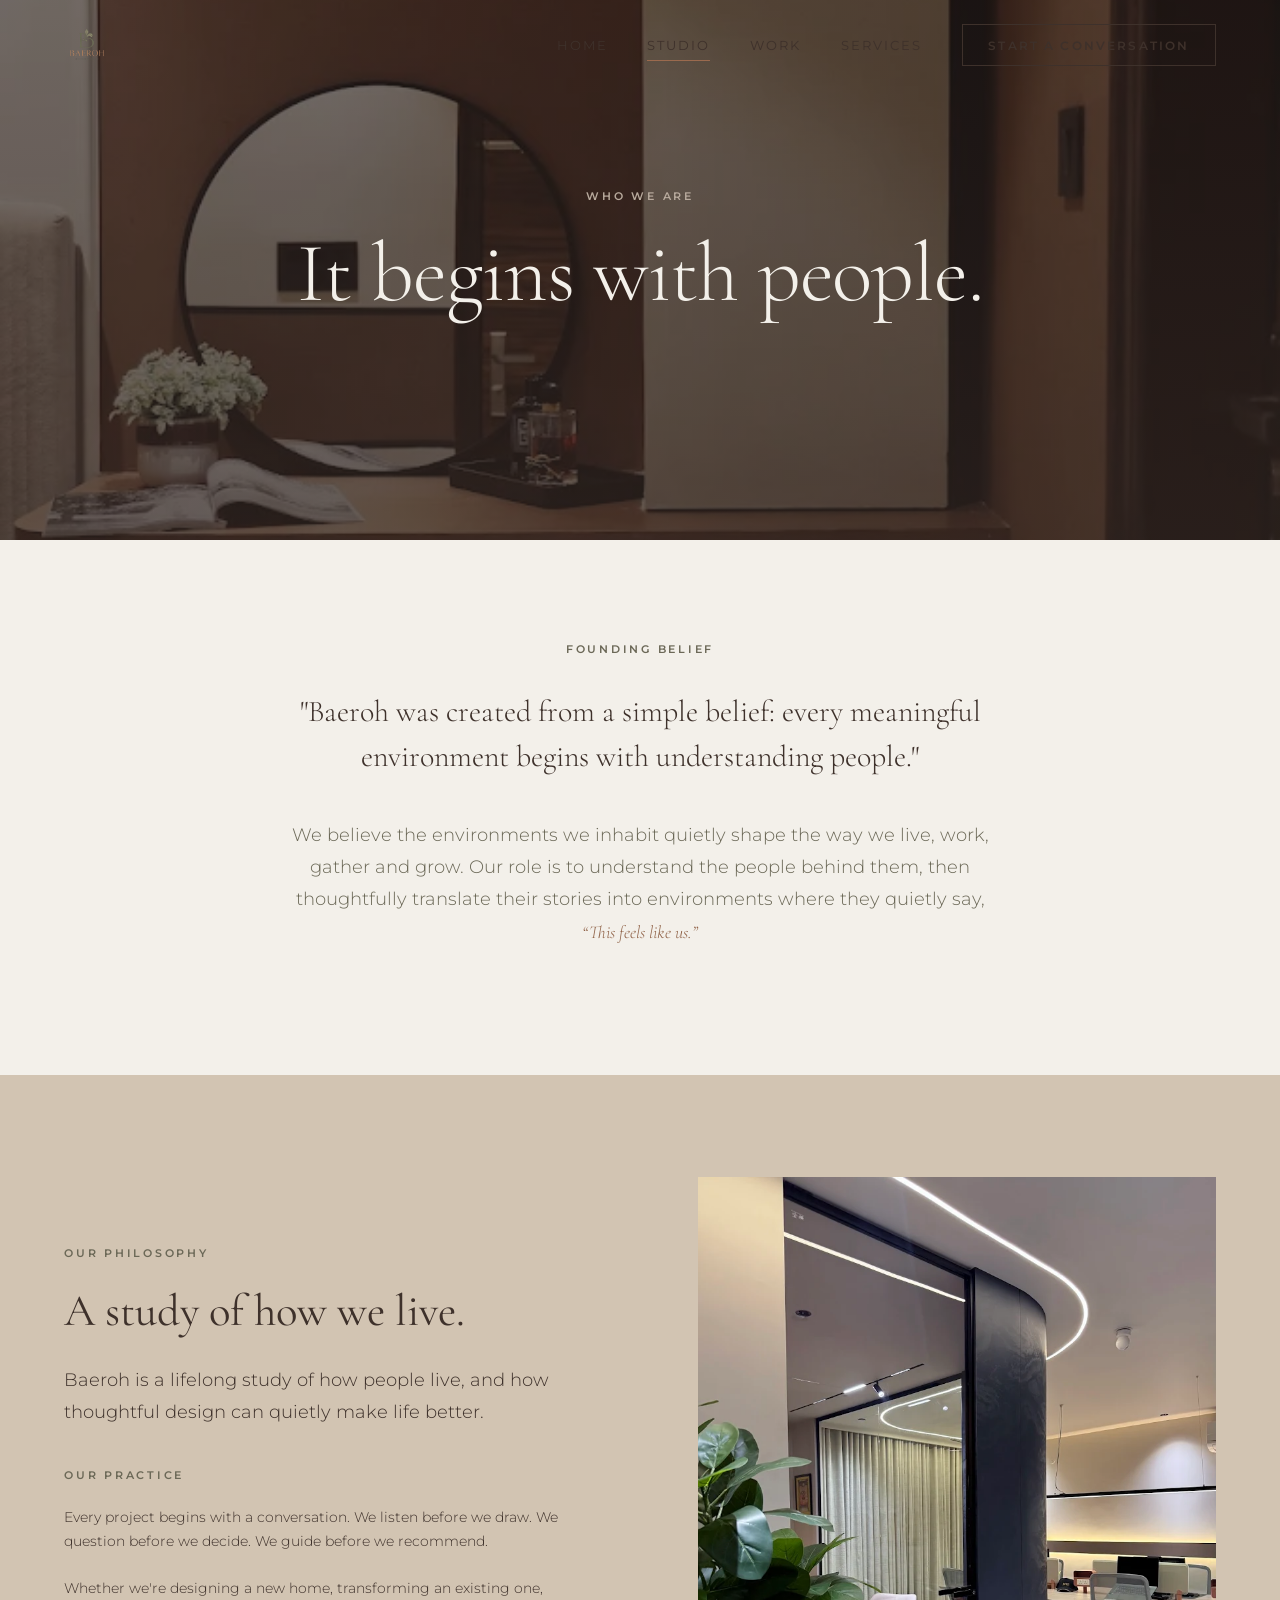
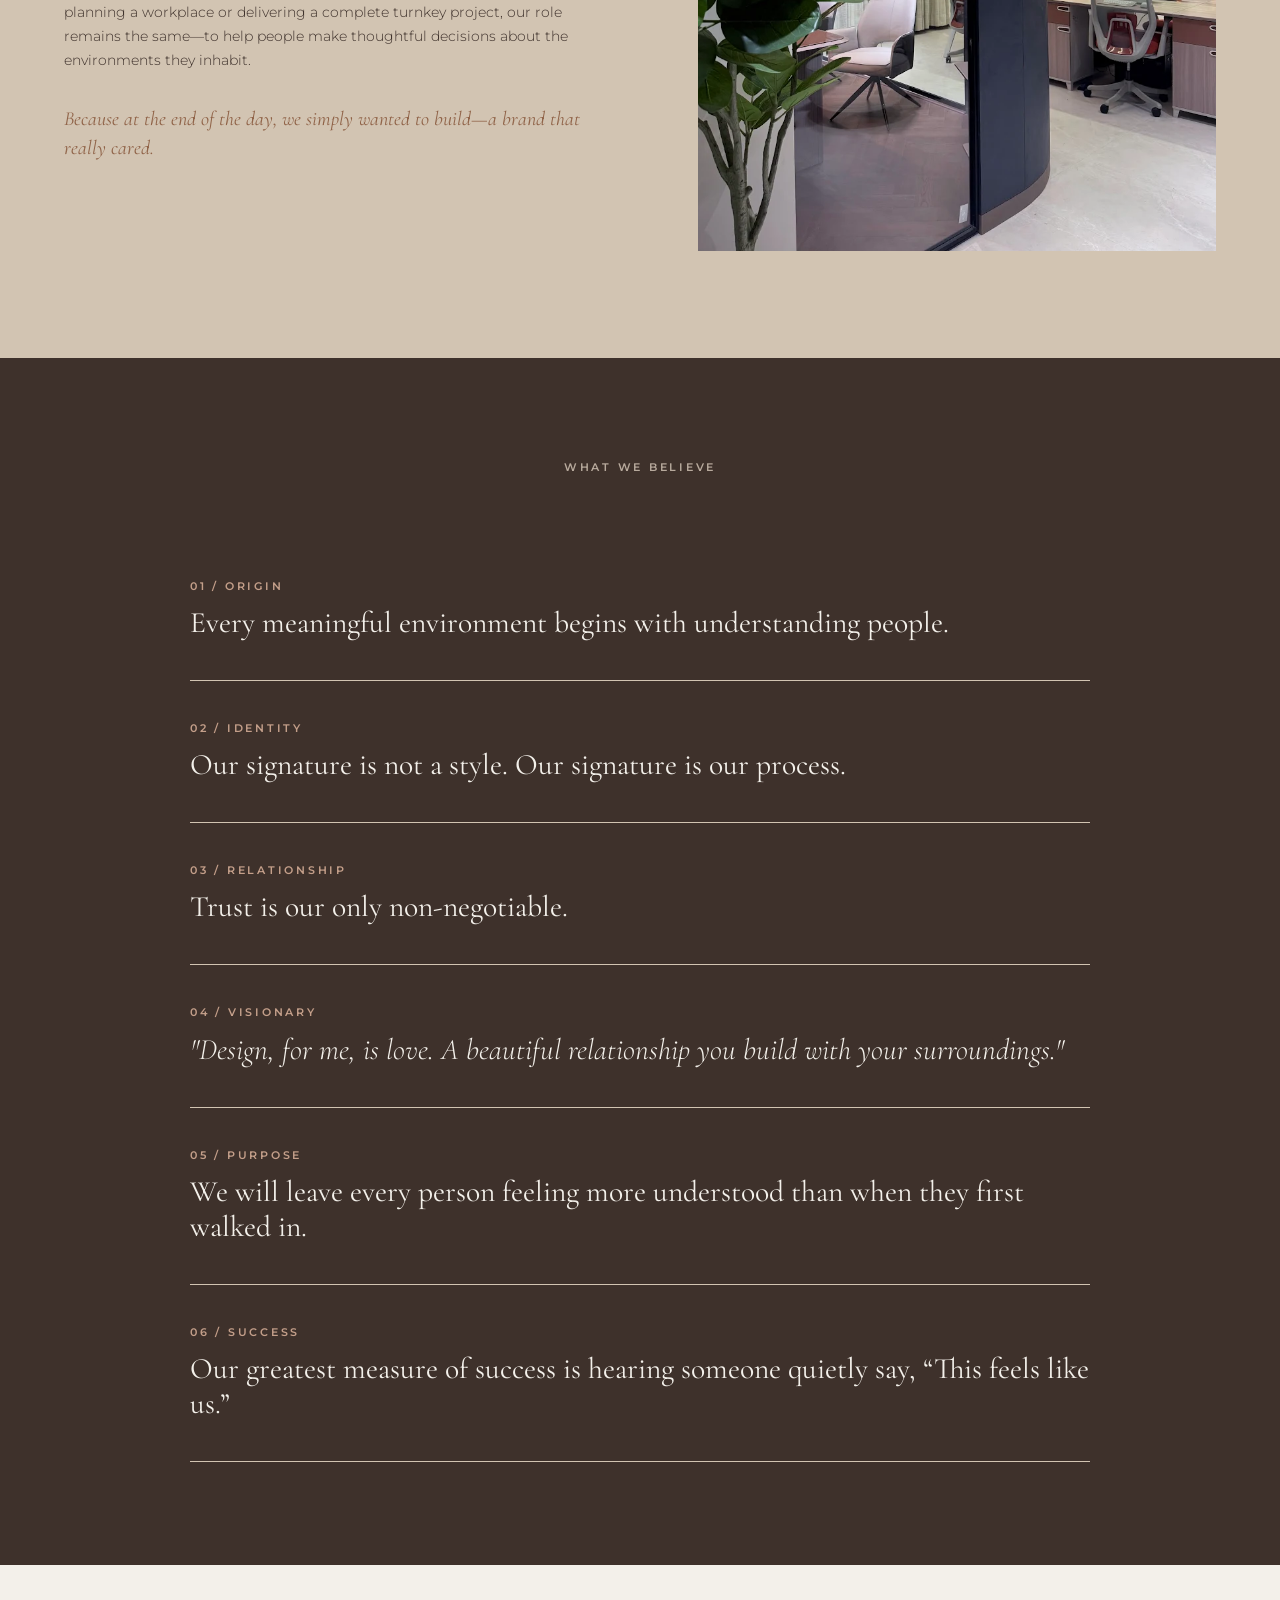
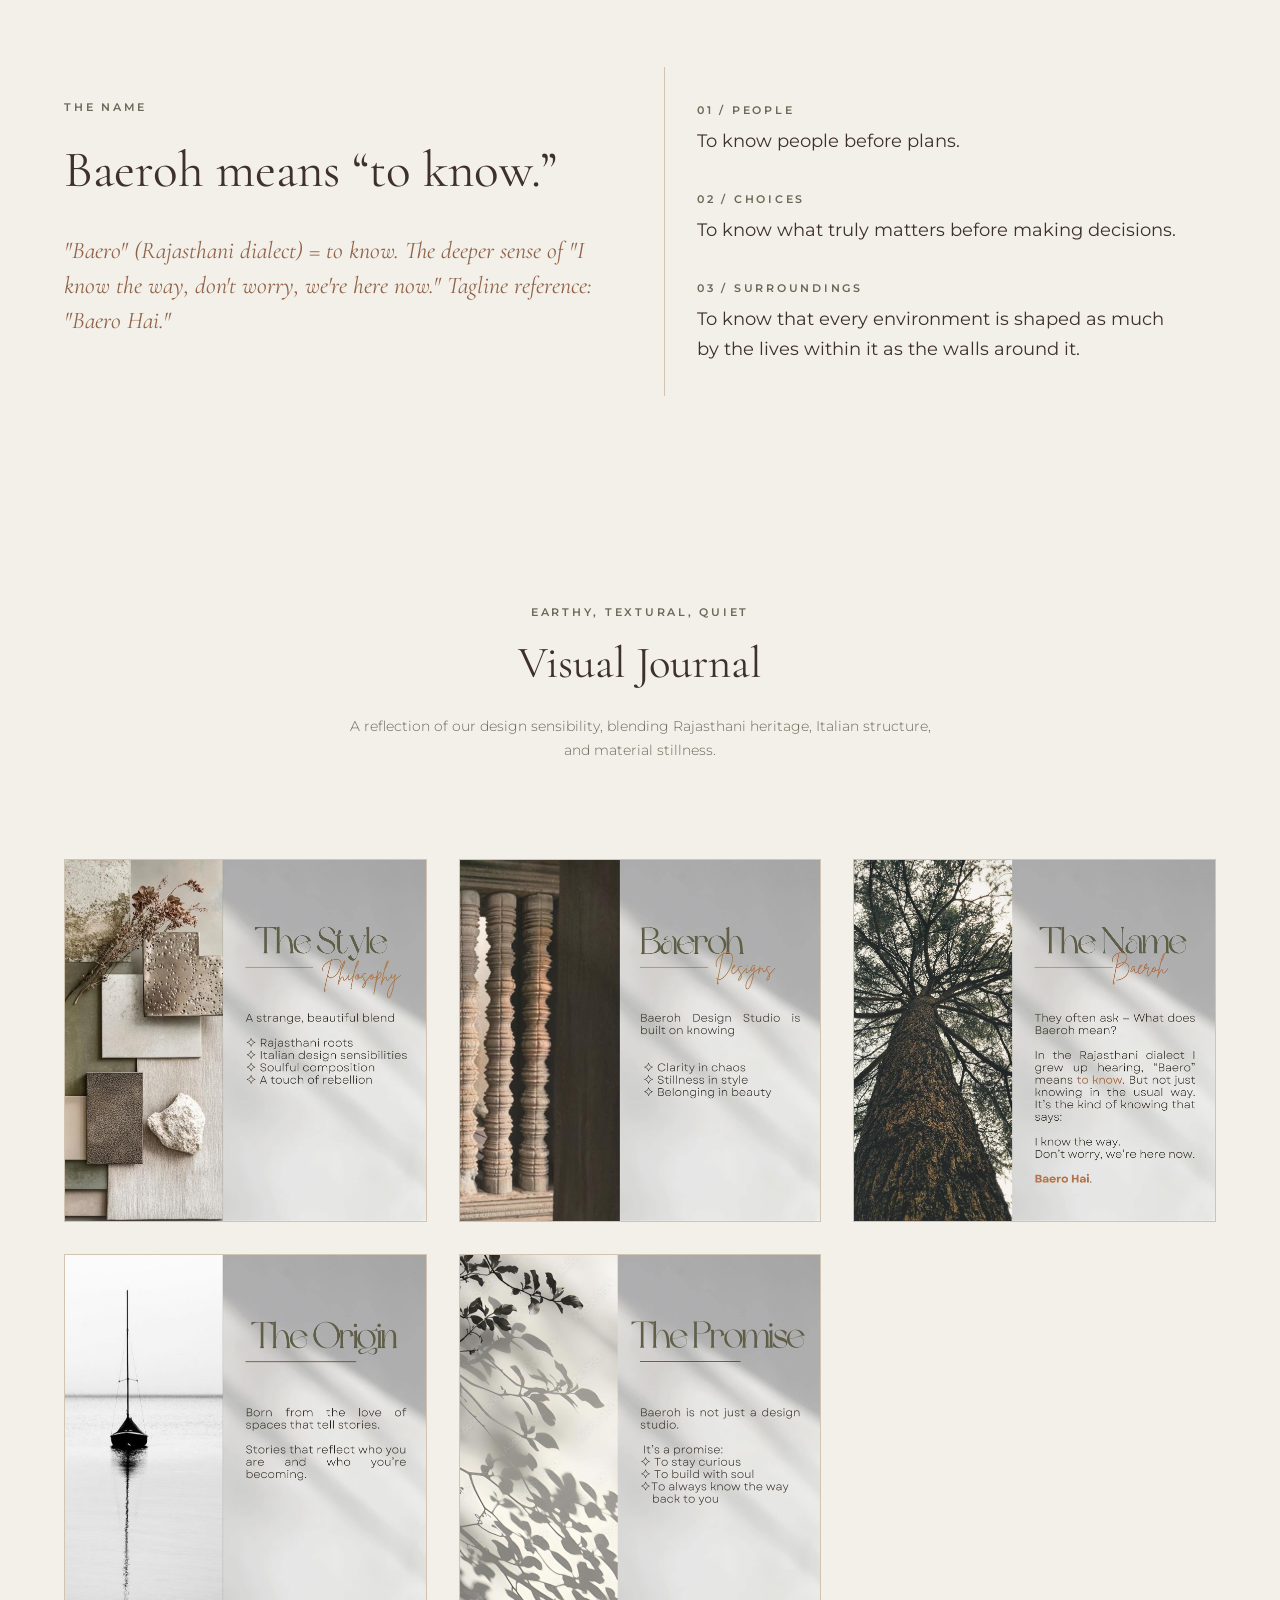
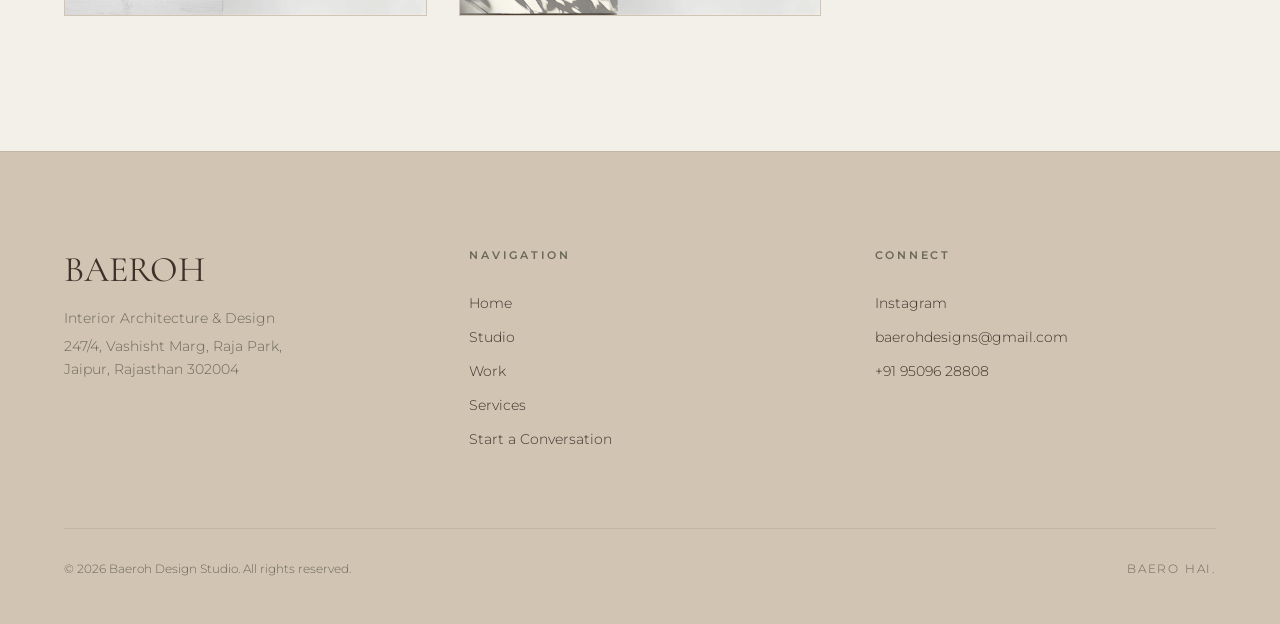
<file: studio.html>
<!DOCTYPE html>
<html lang="en">
<head>
  <meta charset="UTF-8">
  <meta name="viewport" content="width=device-width, initial-scale=1.0">
  <title>The Studio | Baeroh Design Studio</title>
  <meta name="description" content="Discover Baeroh's philosophy, origin, and practice. Based in Jaipur, we study how people live to design spaces that feel deeply personal.">
  
  <!-- Favicon -->
  <link rel="icon" type="image/png" href="assets/logo.png">
  <link rel="apple-touch-icon" href="assets/logo.png">
  
  <!-- Canonical URL -->
  <link rel="canonical" href="https://aryan13a.github.io/baeroh-02/studio.html">
  
  <!-- Open Graph / Facebook -->
  <meta property="og:type" content="website">
  <meta property="og:url" content="https://aryan13a.github.io/baeroh-02/studio.html">
  <meta property="og:title" content="The Studio | Baeroh Design Studio">
  <meta property="og:description" content="Discover Baeroh's philosophy, origin, and practice. Based in Jaipur, we study how people live to design spaces that feel deeply personal.">
  <meta property="og:image" content="https://aryan13a.github.io/baeroh-02/assets/jaipur-workspace-dressing-nook.webp">

  <!-- Twitter -->
  <meta property="twitter:card" content="summary_large_image">
  <meta property="twitter:url" content="https://aryan13a.github.io/baeroh-02/studio.html">
  <meta property="twitter:title" content="The Studio | Baeroh Design Studio">
  <meta property="twitter:description" content="Discover Baeroh's philosophy, origin, and practice. Based in Jaipur, we study how people live to design spaces that feel deeply personal.">
  <meta property="twitter:image" content="https://aryan13a.github.io/baeroh-02/assets/jaipur-workspace-dressing-nook.webp">

  <!-- Google Fonts -->
  <link rel="preconnect" href="https://fonts.googleapis.com">
  <link rel="preconnect" href="https://fonts.gstatic.com" crossorigin>
  <link href="https://fonts.googleapis.com/css2?family=Cormorant+Garamond:ital,wght@0,300;0,400;0,500;0,600;1,300;1,400;1,500&family=Montserrat:wght@300;400;600&display=swap" rel="stylesheet">
  
  <link rel="stylesheet" href="style.css">
</head>
<body>

  <!-- Global Header / Nav -->
  <header>
    <div class="container nav-container">
      <a href="index.html" class="logo-link">
        <img src="assets/logo.png" alt="Baeroh Design Studio Logo" class="logo-img">
      </a>
      
      <nav class="nav-links" aria-label="Desktop Navigation">
        <a href="index.html" class="nav-link">Home</a>
        <a href="studio.html" class="nav-link active">Studio</a>
        <a href="work.html" class="nav-link">Work</a>
        <a href="services.html" class="nav-link">Services</a>
        <a href="begin.html" class="nav-cta">Start a Conversation</a>
      </nav>
      
      <button class="mobile-nav-toggle" aria-label="Toggle Navigation Menu" aria-expanded="false" aria-controls="mobile-nav">
        <span class="burger-line"></span>
        <span class="burger-line"></span>
        <span class="burger-line"></span>
      </button>
    </div>
  </header>

  <!-- Mobile Overlay Menu -->
  <nav class="mobile-nav-menu" id="mobile-nav" aria-label="Mobile Navigation" aria-hidden="true">
    <a href="index.html" class="mobile-nav-item">Home</a>
    <a href="studio.html" class="mobile-nav-item">Studio</a>
    <a href="work.html" class="mobile-nav-item">Work</a>
    <a href="services.html" class="mobile-nav-item">Services</a>
    <a href="begin.html" class="mobile-nav-item" style="color: var(--color-cinnamon);">Start a Conversation</a>
  </nav>

  <!-- Studio Hero Section -->
  <section class="hero full-bleed" style="height: 60vh;">
    <div class="hero-bg">
      <img src="assets/jaipur-workspace-dressing-nook.webp" alt="Minimalist plaster dressing table nook details by Baeroh Design Studio">
    </div>
    <div class="hero-overlay"></div>
    <div class="hero-content">
      <span class="caption-label light hero-kicker">Who We Are</span>
      <h1 class="hero-title light">It begins with people.</h1>
    </div>
  </section>

  <!-- Section: Introduction & Belief -->
  <section class="reveal">
    <div class="container">
      <div class="editorial-row">
        <div class="editorial-text-col" style="width: 100%; max-width: 700px; margin: 0 auto; text-align: center;">
          <span class="caption-label" style="margin-bottom: 2rem;">Founding Belief</span>
          <p class="lead-text" style="font-size: clamp(1.3rem, 2.5vw, 1.875rem); line-height: 1.5; margin-bottom: 2.5rem;">
            "Baeroh was created from a simple belief: every meaningful environment begins with understanding people."
          </p>
          <p class="body-copy" style="font-size: 1.125rem; line-height: 1.8; color: var(--color-olive);">
            We believe the environments we inhabit quietly shape the way we live, work, gather and grow. Our role is to understand the people behind them, then thoughtfully translate their stories into environments where they quietly say, <span style="font-family: var(--font-display); font-style: italic; color: var(--color-cinnamon-deep);">“This feels like us.”</span>
          </p>
        </div>
      </div>
    </div>
  </section>

  <!-- Section: Philosophy & Practice -->
  <section style="background-color: var(--color-sand);" class="reveal">
    <div class="container">
      <div class="editorial-row reverse">
        <div class="editorial-img-col">
          <img src="assets/jaipur-workspace-meeting-pod.webp" alt="Earthy materials and curved architectural walls by Baeroh Design Studio">
        </div>
        <div class="editorial-text-col">
          <span class="caption-label" style="margin-bottom: 1.5rem;">Our Philosophy</span>
          <h2 class="section-title" style="margin-bottom: 1.5rem;">A study of how we live.</h2>
          <p class="body-copy" style="font-size: 1.1rem; line-height: 1.8; margin-bottom: 2.5rem;">
            Baeroh is a lifelong study of how people live, and how thoughtful design can quietly make life better.
          </p>
          
          <span class="caption-label" style="margin-bottom: 1.5rem;">Our Practice</span>
          <p class="body-copy" style="margin-bottom: 1.5rem;">
            Every project begins with a conversation. We listen before we draw. We question before we decide. We guide before we recommend.
          </p>
          <p class="body-copy" style="margin-bottom: 2rem;">
            Whether we're designing a new home, transforming an existing one, planning a workplace or delivering a complete turnkey project, our role remains the same—to help people make thoughtful decisions about the environments they inhabit.
          </p>
          <p class="accent-quote small-light" style="font-size: 1.25rem;">
            Because at the end of the day, we simply wanted to build—a brand that really cared.
          </p>
        </div>
      </div>
    </div>
  </section>

  <!-- Section: What We Believe -->
  <section class="section-dark reveal">
    <div class="container">
      <div style="max-width: 900px; margin: 0 auto;">
        <span class="caption-label light" style="display: block; text-align: center; margin-bottom: 4rem;">What We Believe</span>
        
        <div class="belief-item">
          <span class="caption-label light" style="color: var(--color-cinnamon-tint); display: block; margin-bottom: 0.75rem;">01 / Origin</span>
          <p class="font-serif" style="font-size: 1.85rem; color: var(--color-ivory);">Every meaningful environment begins with understanding people.</p>
        </div>
        
        <div class="belief-item">
          <span class="caption-label light" style="color: var(--color-cinnamon-tint); display: block; margin-bottom: 0.75rem;">02 / Identity</span>
          <p class="font-serif" style="font-size: 1.85rem; color: var(--color-ivory);">Our signature is not a style. Our signature is our process.</p>
        </div>
        
        <div class="belief-item">
          <span class="caption-label light" style="color: var(--color-cinnamon-tint); display: block; margin-bottom: 0.75rem;">03 / Relationship</span>
          <p class="font-serif" style="font-size: 1.85rem; color: var(--color-ivory);">Trust is our only non-negotiable.</p>
        </div>
        
        <div class="belief-item">
          <span class="caption-label light" style="color: var(--color-cinnamon-tint); display: block; margin-bottom: 0.75rem;">04 / Visionary</span>
          <p class="font-serif" style="font-size: 1.85rem; color: var(--color-ivory); font-style: italic; font-weight: 300;">
            "Design, for me, is love. A beautiful relationship you build with your surroundings."
          </p>
        </div>
        
        <div class="belief-item">
          <span class="caption-label light" style="color: var(--color-cinnamon-tint); display: block; margin-bottom: 0.75rem;">05 / Purpose</span>
          <p class="font-serif" style="font-size: 1.85rem; color: var(--color-ivory);">We will leave every person feeling more understood than when they first walked in.</p>
        </div>

        <div class="belief-item">
          <span class="caption-label light" style="color: var(--color-cinnamon-tint); display: block; margin-bottom: 0.75rem;">06 / Success</span>
          <p class="font-serif" style="font-size: 1.85rem; color: var(--color-ivory);">Our greatest measure of success is hearing someone quietly say, “This feels like us.”</p>
        </div>
      </div>
    </div>
  </section>

  <!-- Section: Why Baeroh? -->
  <section class="reveal" style="background-color: var(--color-ivory);">
    <div class="container">
      <div class="grid-2" style="align-items: center;">
        <div>
          <span class="caption-label" style="margin-bottom: 1.5rem; display: block;">The Name</span>
          <h2 class="section-title" style="font-size: clamp(2.5rem, 4vw, 3.8rem); margin-bottom: 2rem;">Baeroh means “to know.”</h2>
          <p class="accent-quote small-light" style="margin-bottom: 1.5rem; font-size: 1.5rem;">
            "Baero" (Rajasthani dialect) = to know. The deeper sense of "I know the way, don't worry, we're here now." Tagline reference: "Baero Hai."
          </p>
        </div>
        
        <div style="display: flex; flex-direction: column; gap: 2rem; padding: 2rem; border-left: 1px solid var(--color-sand);">
          <div>
            <span class="caption-label">01 / People</span>
            <p class="body-copy" style="font-size: 1.1rem; font-weight: 400; margin-top: 0.5rem;">To know people before plans.</p>
          </div>
          <div>
            <span class="caption-label">02 / Choices</span>
            <p class="body-copy" style="font-size: 1.1rem; font-weight: 400; margin-top: 0.5rem;">To know what truly matters before making decisions.</p>
          </div>
          <div>
            <span class="caption-label">03 / Surroundings</span>
            <p class="body-copy" style="font-size: 1.1rem; font-weight: 400; margin-top: 0.5rem;">To know that every environment is shaped as much by the lives within it as the walls around it.</p>
          </div>
        </div>
      </div>
    </div>
  </section>

  <!-- Section: Moodboard Gallery -->
  <section class="moodboard-section reveal">
    <div class="container">
      <div style="text-align: center; margin-bottom: 4rem;">
        <span class="caption-label">Earthy, Textural, Quiet</span>
        <h2 class="section-title" style="margin-top: 1rem;">Visual Journal</h2>
        <p class="body-copy" style="max-width: 600px; margin: 1.5rem auto 0 auto; color: var(--color-olive);">
          A reflection of our design sensibility, blending Rajasthani heritage, Italian structure, and material stillness.
        </p>
      </div>
      
      <div class="moodboard-grid">
        <!-- Slide 1 -->
        <div class="moodboard-item">
          <img src="assets/moodboard-sandstone-pillars.jpg" alt="Baeroh Design Studio Moodboard Slide - Sandstone pillars and architecture">
        </div>
        
        <!-- Slide 2 -->
        <div class="moodboard-item">
          <img src="assets/moodboard-tree-canopy.jpg" alt="Baeroh Design Studio Moodboard Slide - Tree canopy and soft natural shadows">
        </div>
        
        <!-- Slide 3 -->
        <div class="moodboard-item">
          <img src="assets/moodboard-sailing-boat.jpg" alt="Baeroh Design Studio Moodboard Slide - Quiet lone sailboat on water">
        </div>
        
        <!-- Slide 4 -->
        <div class="moodboard-item">
          <img src="assets/moodboard-material-flatlay.jpg" alt="Baeroh Design Studio Moodboard Slide - Sandstone plaster and moss-toned fabrics">
        </div>
        
        <!-- Slide 5 -->
        <div class="moodboard-item">
          <img src="assets/moodboard-leaf-shadows.jpg" alt="Baeroh Design Studio Moodboard Slide - Soft dappled leaf shadows on stone wall">
        </div>
      </div>
    </div>
  </section>

  <!-- Footer -->
  <footer>
    <div class="container">
      <div class="footer-top">
        <div class="footer-brand">
          <h2 class="font-serif">BAEROH</h2>
          <p class="body-copy" style="font-size: 0.875rem;">Interior Architecture & Design</p>
          <p class="body-copy" style="font-size: 0.875rem; margin-top: 0.25rem;">247/4, Vashisht Marg, Raja Park,<br>Jaipur, Rajasthan 302004</p>
        </div>
        
        <div class="footer-links">
          <span class="caption-label footer-links-title">Navigation</span>
          <a href="index.html" class="footer-link">Home</a>
          <a href="studio.html" class="footer-link">Studio</a>
          <a href="work.html" class="footer-link">Work</a>
          <a href="services.html" class="footer-link">Services</a>
          <a href="begin.html" class="footer-link">Start a Conversation</a>
        </div>
        
        <div class="footer-contact">
          <span class="caption-label footer-links-title">Connect</span>
          <a href="https://www.instagram.com/baerohdesigns/" target="_blank" rel="noopener" class="footer-link">Instagram</a>
          <a href="mailto:baerohdesigns@gmail.com" class="footer-link">baerohdesigns@gmail.com</a>
          <a href="tel:+919509628808" class="footer-link">+91 95096 28808</a>
        </div>
      </div>
      
      <div class="footer-bottom">
        <p class="footer-copyright">&copy; 2026 Baeroh Design Studio. All rights reserved.</p>
        <p class="footer-copyright" style="letter-spacing: 0.15em;">BAERO HAI.</p>
      </div>
    </div>
  </footer>

  <script src="script.js"></script>
</body>
</html>
</file>
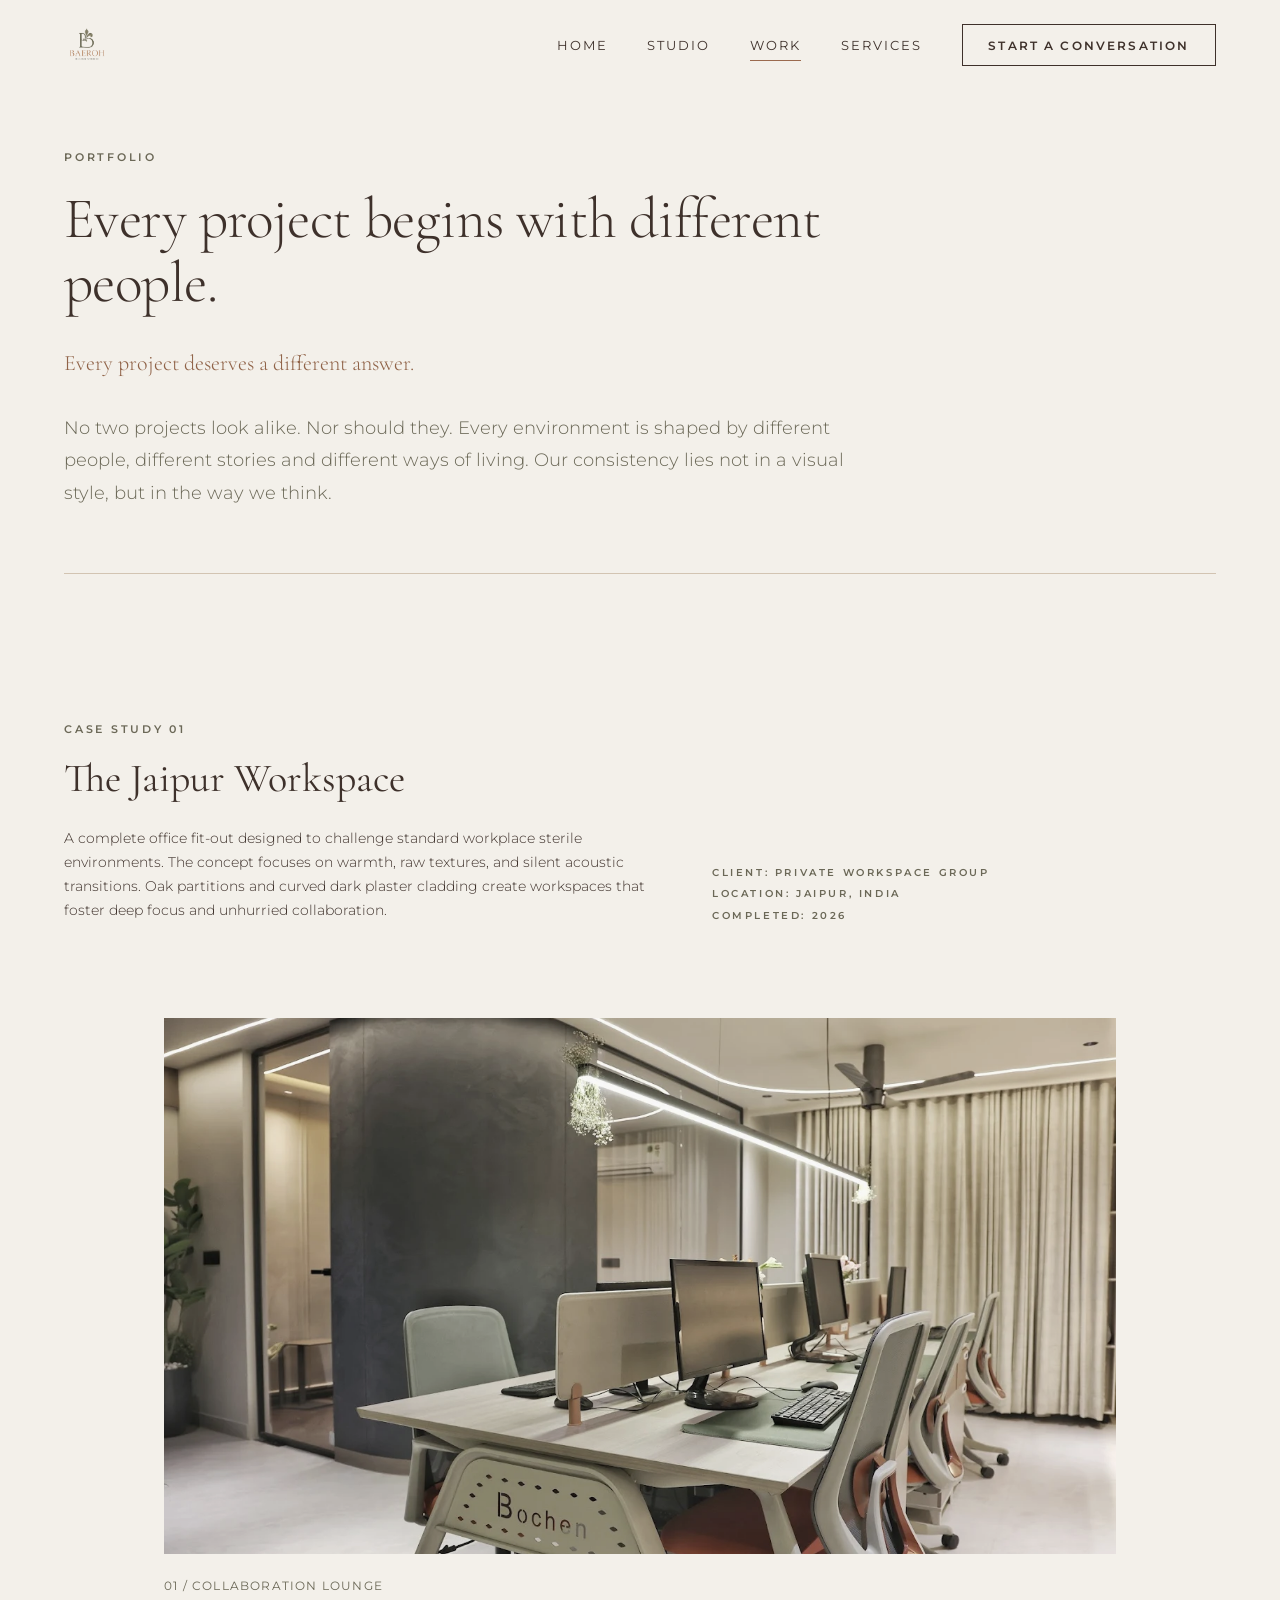
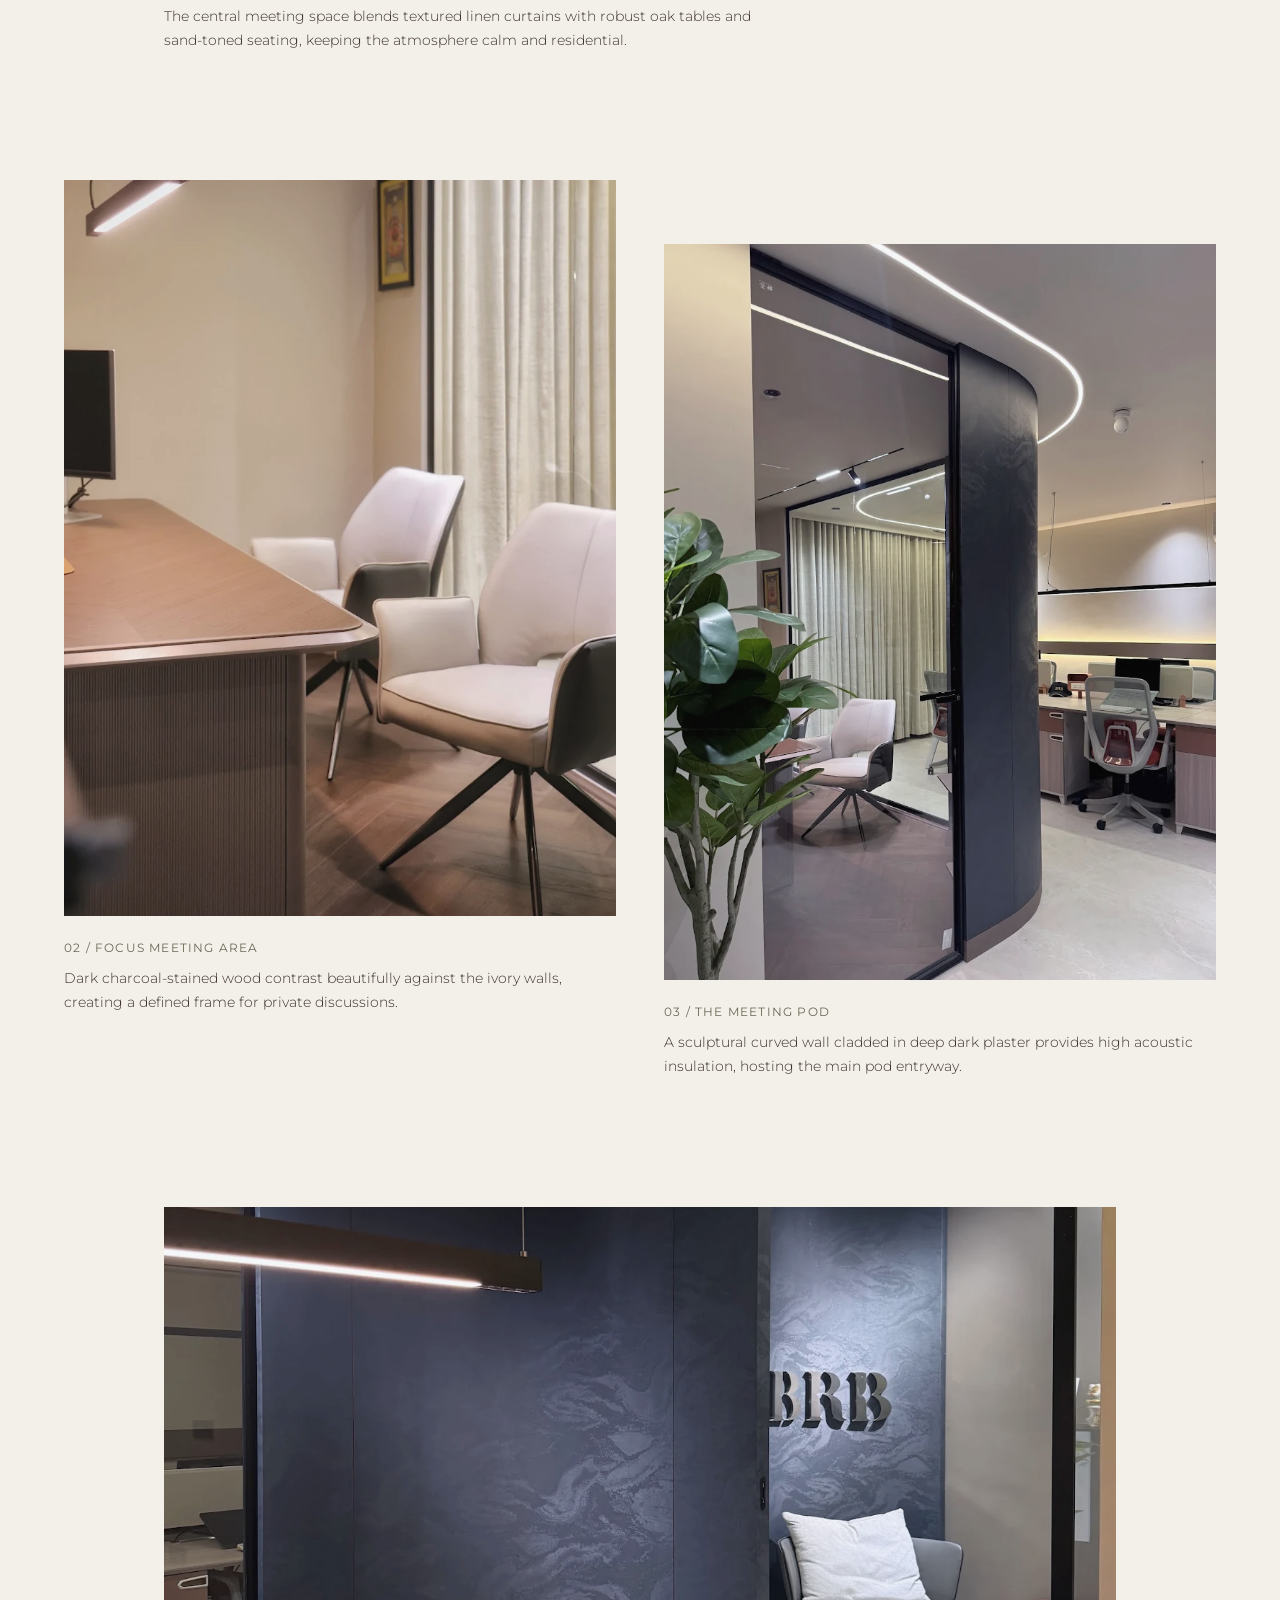
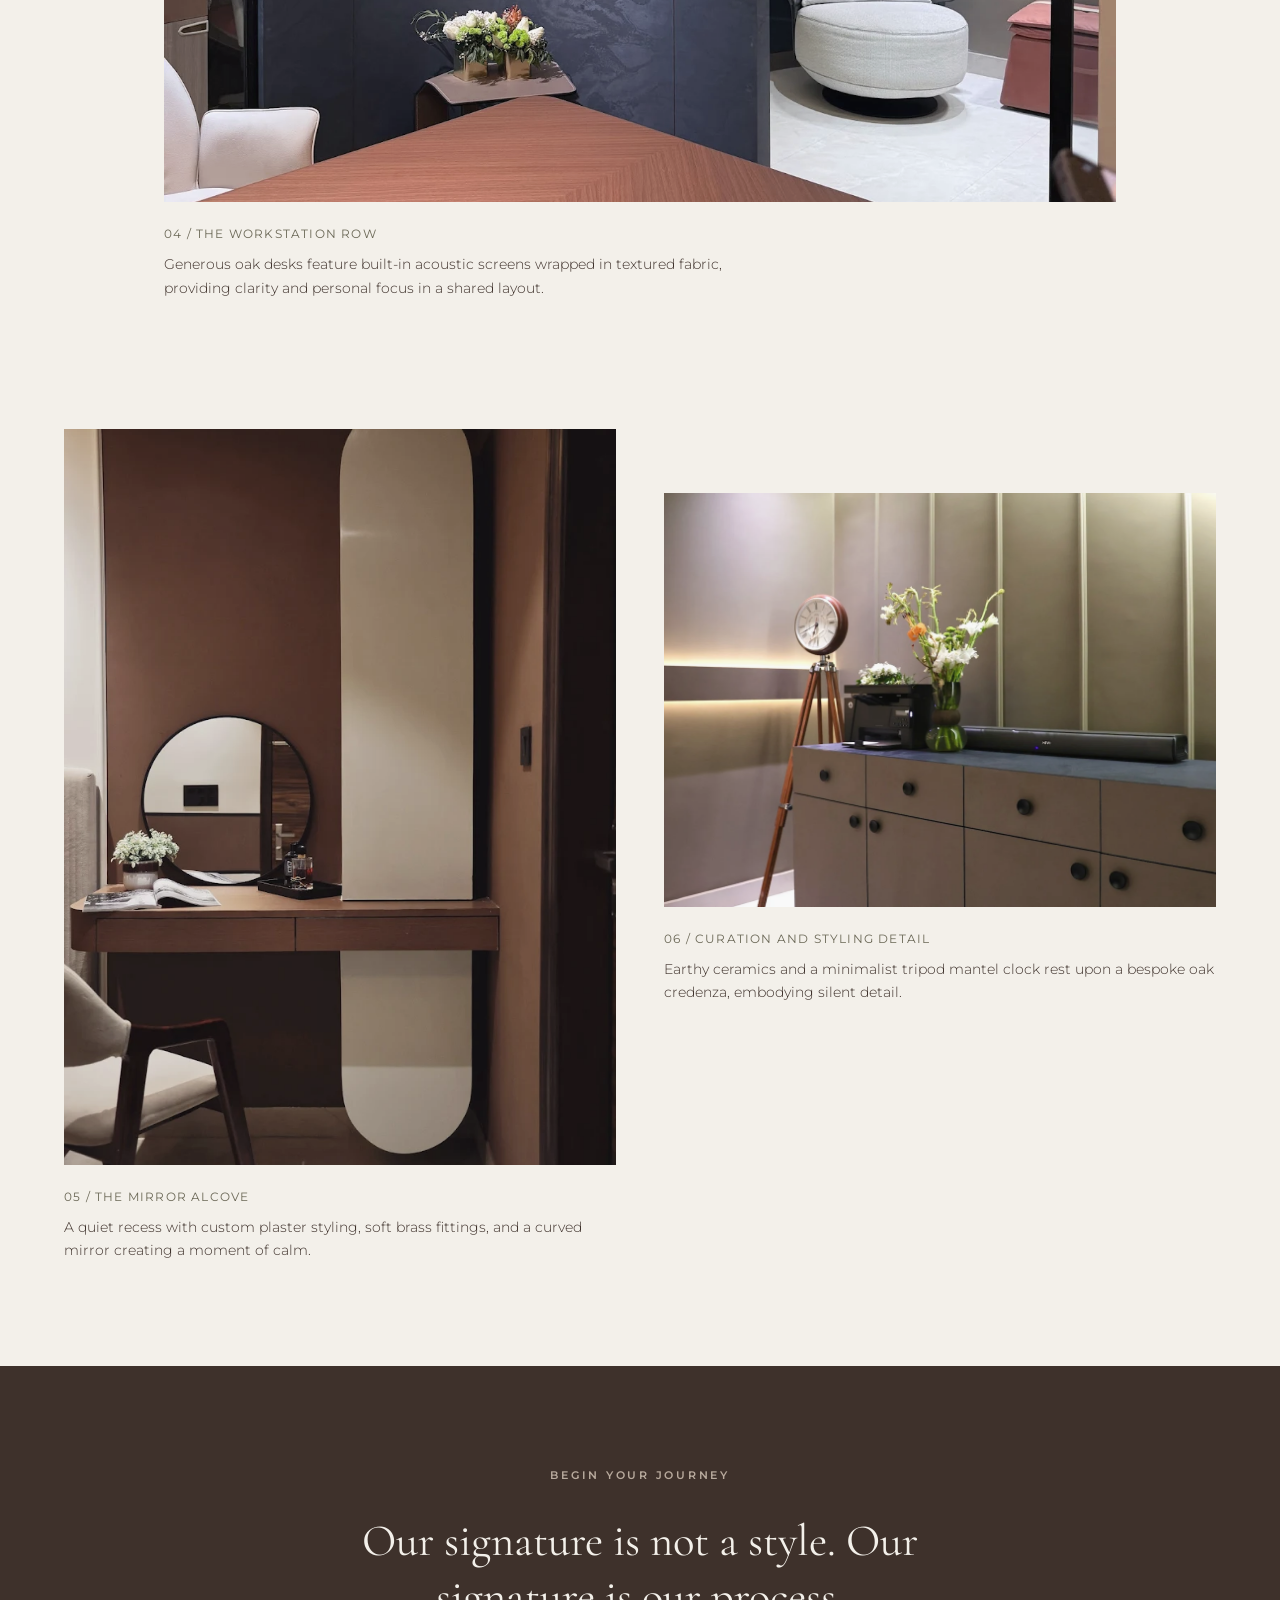
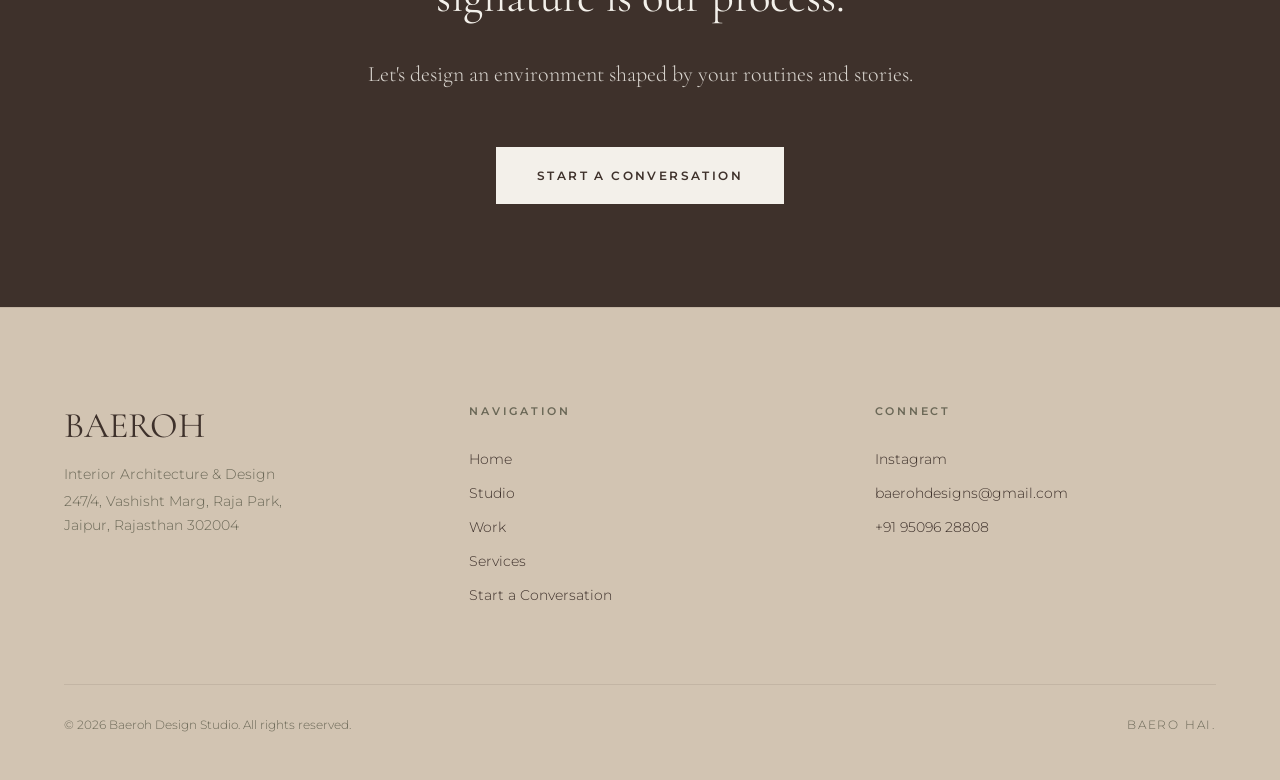
<file: work.html>
<!DOCTYPE html>
<html lang="en">
<head>
  <meta charset="UTF-8">
  <meta name="viewport" content="width=device-width, initial-scale=1.0">
  <title>Selected Work | Baeroh Design Studio</title>
  <meta name="description" content="Explore our portfolio of projects. Based in Jaipur, we reject repetitive style to focus on bespoke interior architecture that fits the lives within.">
  
  <!-- Favicon -->
  <link rel="icon" type="image/png" href="assets/logo.png">
  <link rel="apple-touch-icon" href="assets/logo.png">
  
  <!-- Canonical URL -->
  <link rel="canonical" href="https://aryan13a.github.io/baeroh-02/work.html">
  
  <!-- Open Graph / Facebook -->
  <meta property="og:type" content="website">
  <meta property="og:url" content="https://aryan13a.github.io/baeroh-02/work.html">
  <meta property="og:title" content="Selected Work | Baeroh Design Studio">
  <meta property="og:description" content="Explore our portfolio of projects. Based in Jaipur, we reject repetitive style to focus on bespoke interior architecture that fits the lives within.">
  <meta property="og:image" content="https://aryan13a.github.io/baeroh-02/assets/jaipur-workspace-desk.webp">

  <!-- Twitter -->
  <meta property="twitter:card" content="summary_large_image">
  <meta property="twitter:url" content="https://aryan13a.github.io/baeroh-02/work.html">
  <meta property="twitter:title" content="Selected Work | Baeroh Design Studio">
  <meta property="twitter:description" content="Explore our portfolio of projects. Based in Jaipur, we reject repetitive style to focus on bespoke interior architecture that fits the lives within.">
  <meta property="twitter:image" content="https://aryan13a.github.io/baeroh-02/assets/jaipur-workspace-desk.webp">

  <!-- Google Fonts -->
  <link rel="preconnect" href="https://fonts.googleapis.com">
  <link rel="preconnect" href="https://fonts.gstatic.com" crossorigin>
  <link href="https://fonts.googleapis.com/css2?family=Cormorant+Garamond:ital,wght@0,300;0,400;0,500;0,600;1,300;1,400;1,500&family=Montserrat:wght@300;400;600&display=swap" rel="stylesheet">
  
  <link rel="stylesheet" href="style.css">
</head>
<body>

  <!-- Global Header / Nav -->
  <header>
    <div class="container nav-container">
      <a href="index.html" class="logo-link">
        <img src="assets/logo.png" alt="Baeroh Design Studio Logo" class="logo-img">
      </a>
      
      <nav class="nav-links" aria-label="Desktop Navigation">
        <a href="index.html" class="nav-link">Home</a>
        <a href="studio.html" class="nav-link">Studio</a>
        <a href="work.html" class="nav-link active">Work</a>
        <a href="services.html" class="nav-link">Services</a>
        <a href="begin.html" class="nav-cta">Start a Conversation</a>
      </nav>
      
      <button class="mobile-nav-toggle" aria-label="Toggle Navigation Menu" aria-expanded="false" aria-controls="mobile-nav">
        <span class="burger-line"></span>
        <span class="burger-line"></span>
        <span class="burger-line"></span>
      </button>
    </div>
  </header>

  <!-- Mobile Overlay Menu -->
  <nav class="mobile-nav-menu" id="mobile-nav" aria-label="Mobile Navigation" aria-hidden="true">
    <a href="index.html" class="mobile-nav-item">Home</a>
    <a href="studio.html" class="mobile-nav-item">Studio</a>
    <a href="work.html" class="mobile-nav-item">Work</a>
    <a href="services.html" class="mobile-nav-item">Services</a>
    <a href="begin.html" class="mobile-nav-item" style="color: var(--color-cinnamon);">Start a Conversation</a>
  </nav>

  <!-- Work Intro Hero -->
  <section class="reveal" style="padding-top: 150px; padding-bottom: 5rem;">
    <div class="container">
      <div style="max-width: 800px; margin-bottom: 4rem;">
        <span class="caption-label" style="margin-bottom: 1.5rem; display: block;">Portfolio</span>
        <h1 class="hero-title" style="margin-bottom: 2rem; font-size: clamp(2.2rem, 4.5vw, 4.5rem);">
          Every project begins with different people.
        </h1>
        <p class="lead-text" style="color: var(--color-cinnamon-deep); margin-bottom: 2rem;">
          Every project deserves a different answer.
        </p>
        <p class="body-copy" style="font-size: 1.125rem; line-height: 1.8; color: var(--color-olive);">
          No two projects look alike. Nor should they. Every environment is shaped by different people, different stories and different ways of living. Our consistency lies not in a visual style, but in the way we think.
        </p>
      </div>
      <hr class="divider">
    </div>
  </section>

  <!-- Case Study: The Jaipur Workspace -->
  <section class="reveal" style="padding-top: 0;">
    <div class="container">
      <div style="margin-bottom: 6rem;">
        <span class="caption-label">Case Study 01</span>
        <h2 class="section-title" style="font-size: 2.5rem; margin-top: 1rem; margin-bottom: 1.5rem;">The Jaipur Workspace</h2>
        <div style="display: flex; gap: 3rem; flex-wrap: wrap;">
          <p class="body-copy" style="max-width: 600px;">
            A complete office fit-out designed to challenge standard workplace sterile environments. The concept focuses on warmth, raw textures, and silent acoustic transitions. Oak partitions and curved dark plaster cladding create workspaces that foster deep focus and unhurried collaboration.
          </p>
          <div style="display: flex; flex-direction: column; gap: 0.5rem; justify-content: flex-end;">
            <span class="caption-label" style="font-size: 0.65rem;">Client: Private Workspace Group</span>
            <span class="caption-label" style="font-size: 0.65rem;">Location: Jaipur, India</span>
            <span class="caption-label" style="font-size: 0.65rem;">Completed: 2026</span>
          </div>
        </div>
      </div>
      
      <!-- Premium Staggered Image Grid mimicking Norm Architects -->
      <div class="work-grid-alternating">
        
        <!-- Large horizontal Image 1 -->
        <div class="work-card">
          <div class="work-img-wrapper" style="aspect-ratio: 16 / 9;">
            <img src="assets/jaipur-workspace-desk.webp" alt="The Jaipur Workspace collaboration lounge with oak partition and linen curtains">
          </div>
          <div class="work-info">
            <div class="work-meta">
              <span class="work-category">01 / Collaboration Lounge</span>
              <p class="body-copy" style="margin-top: 0.5rem; max-width: 600px;">The central meeting space blends textured linen curtains with robust oak tables and sand-toned seating, keeping the atmosphere calm and residential.</p>
            </div>
          </div>
        </div>

        <!-- Image 2 -->
        <div class="work-card">
          <div class="work-img-wrapper" style="aspect-ratio: 3 / 4;">
            <img src="assets/jaipur-workspace-brb-room.webp" alt="Focus workspace meeting table and sand colored chairs designed by Baeroh">
          </div>
          <div class="work-info">
            <div class="work-meta">
              <span class="work-category">02 / Focus Meeting Area</span>
              <p class="body-copy" style="margin-top: 0.5rem;">Dark charcoal-stained wood contrast beautifully against the ivory walls, creating a defined frame for private discussions.</p>
            </div>
          </div>
        </div>
        
        <!-- Image 3 -->
        <div class="work-card">
          <div class="work-img-wrapper" style="aspect-ratio: 3 / 4;">
            <img src="assets/jaipur-workspace-meeting-pod.webp" alt="Sculptural curved meeting pod entrance detail designed by Baeroh">
          </div>
          <div class="work-info">
            <div class="work-meta">
              <span class="work-category">03 / The Meeting Pod</span>
              <p class="body-copy" style="margin-top: 0.5rem;">A sculptural curved wall cladded in deep dark plaster provides high acoustic insulation, hosting the main pod entryway.</p>
            </div>
          </div>
        </div>

        <!-- Wide full-bleed feeling detail (Image 4) -->
        <div class="work-card">
          <div class="work-img-wrapper" style="aspect-ratio: 16 / 10;">
            <img src="assets/jaipur-workspace-open-desks.webp" alt="The open workstation row with oak desks by Baeroh">
          </div>
          <div class="work-info">
            <div class="work-meta">
              <span class="work-category">04 / The Workstation Row</span>
              <p class="body-copy" style="margin-top: 0.5rem; max-width: 600px;">Generous oak desks feature built-in acoustic screens wrapped in textured fabric, providing clarity and personal focus in a shared layout.</p>
            </div>
          </div>
        </div>

        <!-- Image 5 -->
        <div class="work-card">
          <div class="work-img-wrapper" style="aspect-ratio: 3 / 4;">
            <img src="assets/jaipur-workspace-dressing-nook.webp" alt="Minimalist dressing mirror alcove detail by Baeroh">
          </div>
          <div class="work-info">
            <div class="work-meta">
              <span class="work-category">05 / The Mirror Alcove</span>
              <p class="body-copy" style="margin-top: 0.5rem;">A quiet recess with custom plaster styling, soft brass fittings, and a curved mirror creating a moment of calm.</p>
            </div>
          </div>
        </div>

        <!-- Image 6 -->
        <div class="work-card">
          <div class="work-img-wrapper" style="aspect-ratio: 4 / 3;">
            <img src="assets/jaipur-workspace-credenza-detail.webp" alt="Bespoke oak sideboard cabinet curation and styling detail by Baeroh">
          </div>
          <div class="work-info">
            <div class="work-meta">
              <span class="work-category">06 / Curation and styling detail</span>
              <p class="body-copy" style="margin-top: 0.5rem;">Earthy ceramics and a minimalist tripod mantel clock rest upon a bespoke oak credenza, embodying silent detail.</p>
            </div>
          </div>
        </div>

      </div>
    </div>
  </section>

  <!-- CTA Section: Start a Project -->
  <section class="section-dark reveal">
    <div class="container" style="text-align: center;">
      <span class="caption-label light" style="margin-bottom: 2rem; display: block;">Begin Your Journey</span>
      <h2 class="section-title light" style="font-size: clamp(2rem, 3.5vw, 3.2rem); margin-bottom: 2rem; max-width: 700px; margin-left: auto; margin-right: auto;">
        Our signature is not a style. Our signature is our process.
      </h2>
      <p class="lead-text light" style="margin-bottom: 3.5rem; opacity: 0.85;">Let's design an environment shaped by your routines and stories.</p>
      <div>
        <a href="begin.html" class="btn btn-primary on-dark">Start a Conversation</a>
      </div>
    </div>
  </section>

  <!-- Footer -->
  <footer>
    <div class="container">
      <div class="footer-top">
        <div class="footer-brand">
          <h2 class="font-serif">BAEROH</h2>
          <p class="body-copy" style="font-size: 0.875rem;">Interior Architecture & Design</p>
          <p class="body-copy" style="font-size: 0.875rem; margin-top: 0.25rem;">247/4, Vashisht Marg, Raja Park,<br>Jaipur, Rajasthan 302004</p>
        </div>
        
        <div class="footer-links">
          <span class="caption-label footer-links-title">Navigation</span>
          <a href="index.html" class="footer-link">Home</a>
          <a href="studio.html" class="footer-link">Studio</a>
          <a href="work.html" class="footer-link">Work</a>
          <a href="services.html" class="footer-link">Services</a>
          <a href="begin.html" class="footer-link">Start a Conversation</a>
        </div>
        
        <div class="footer-contact">
          <span class="caption-label footer-links-title">Connect</span>
          <a href="https://www.instagram.com/baerohdesigns/" target="_blank" rel="noopener" class="footer-link">Instagram</a>
          <a href="mailto:baerohdesigns@gmail.com" class="footer-link">baerohdesigns@gmail.com</a>
          <a href="tel:+919509628808" class="footer-link">+91 95096 28808</a>
        </div>
      </div>
      
      <div class="footer-bottom">
        <p class="footer-copyright">&copy; 2026 Baeroh Design Studio. All rights reserved.</p>
        <p class="footer-copyright" style="letter-spacing: 0.15em;">BAERO HAI.</p>
      </div>
    </div>
  </footer>

  <script src="script.js"></script>
</body>
</html>
</file>
<file: style.css>
/* 
  BAEROH DESIGN STUDIO — Core Stylesheet
  Reference style: normcph.com (Norm Architects) — editorial, image-led, minimal
  Version 1.0
*/

/* -----------------------------------------
   1. VARIABLES & DESIGN SYSTEM
----------------------------------------- */
:root {
  /* Exact color tokens from brand spec */
  --color-ivory: #F3F0EA;
  --color-sand: #D2C4B2;
  --color-taupe: #B8AA9D;
  --color-charcoal: #3E312B;
  --color-olive: #6B6857;
  --color-cinnamon: #9B6A4E;
  --color-cinnamon-tint: #C49F8A;
  --color-cinnamon-deep: #906348;
  --color-sandstone: #8D806F;

  /* Typography */
  --font-display: 'Cormorant Garamond', serif;
  --font-body: 'Montserrat', sans-serif;

  /* Z-index hierarchy */
  --z-back: -1;
  --z-base: 1;
  --z-nav: 100;
  --z-overlay: 200;

  /* Transition speeds */
  --transition-fast: 0.3s cubic-bezier(0.25, 0.46, 0.45, 0.94);
  --transition-slow: 0.8s cubic-bezier(0.25, 1, 0.5, 1);
  --transition-epic: 1.5s cubic-bezier(0.25, 1, 0.5, 1);
}

/* Reset & defaults */
* {
  box-sizing: border-box;
  margin: 0;
  padding: 0;
}

html {
  scroll-behavior: smooth;
  background-color: var(--color-ivory);
  color: var(--color-charcoal);
  font-family: var(--font-body);
  font-size: 16px;
  -webkit-font-smoothing: antialiased;
  -moz-osx-font-smoothing: grayscale;
}

body {
  overflow-x: hidden;
  background-color: var(--color-ivory);
}

/* Custom Scrollbar */
::-webkit-scrollbar {
  width: 8px;
  background-color: var(--color-ivory);
}

::-webkit-scrollbar-thumb {
  background-color: var(--color-taupe);
  border-radius: 4px;
}

::-webkit-scrollbar-thumb:hover {
  background-color: var(--color-charcoal);
}

/* -----------------------------------------
   2. TYPOGRAPHY UTILITIES
----------------------------------------- */
h1, h2, h3, h4, .font-serif {
  font-family: var(--font-display);
  font-weight: 400;
}

/* Fluid Typography Scaled with clamp() */
h1.hero-title {
  font-family: var(--font-display);
  font-weight: 300;
  font-size: clamp(1.75rem, 8vw, 5.25rem); /* 28px to 84px */
  line-height: 1.1;
  color: var(--color-charcoal);
  letter-spacing: -0.01em;
}

h1.hero-title.light {
  color: var(--color-ivory);
}

h2.section-title {
  font-family: var(--font-display);
  font-weight: 400;
  font-size: clamp(1.75rem, 3.5vw, 2.875rem); /* 28px to 46px */
  line-height: 1.25;
  color: var(--color-charcoal);
}

h2.section-title.light {
  color: var(--color-ivory);
}

p.lead-text {
  font-family: var(--font-display);
  font-weight: 300;
  font-size: clamp(1.125rem, 2vw, 1.375rem); /* 18px to 22px */
  line-height: 1.5;
  color: var(--color-charcoal);
}

p.lead-text.light {
  color: var(--color-ivory);
}

p.body-copy {
  font-family: var(--font-body);
  font-weight: 300; /* Light 300 */
  font-size: clamp(0.875rem, 1vw, 1rem); /* 14px to 16px */
  line-height: 1.7;
  color: var(--color-charcoal);
}

p.body-copy.light {
  color: var(--color-sand);
}

.caption-label {
  font-family: var(--font-body);
  font-weight: 600; /* SemiBold 600 */
  font-size: clamp(0.5rem, 1vw, 0.6875rem); /* 8px to 11px */
  line-height: 1.3;
  text-transform: uppercase;
  letter-spacing: 0.25em;
  color: var(--color-olive);
}

.caption-label.light {
  color: var(--color-taupe);
}

.accent-quote {
  font-family: var(--font-display);
  font-style: italic;
  font-weight: 400;
  font-size: clamp(1rem, 2.2vw, 1.875rem); /* 16px to 30px */
  line-height: 1.45;
  color: var(--color-cinnamon);
}

.accent-quote.on-dark {
  color: var(--color-cinnamon-tint);
}

.accent-quote.small-light {
  color: var(--color-cinnamon-deep);
}

a {
  color: inherit;
  text-decoration: none;
  transition: color var(--transition-fast);
}

/* -----------------------------------------
   3. LAYOUT & SPACING
----------------------------------------- */
.container {
  width: 100%;
  max-width: 1600px;
  margin: 0 auto;
  padding: 0 2rem;
}

section {
  position: relative;
  padding: clamp(4rem, 8vw, 10rem) 0;
}

.full-bleed {
  padding-left: 0;
  padding-right: 0;
  max-width: 100%;
}

.grid-2 {
  display: grid;
  grid-template-columns: 1fr;
  gap: 3rem;
}

.grid-3 {
  display: grid;
  grid-template-columns: 1fr;
  gap: 2.5rem;
}

.grid-4 {
  display: grid;
  grid-template-columns: 1fr;
  gap: 2rem;
}

/* Divider line */
.divider {
  width: 100%;
  height: 1px;
  background-color: var(--color-sand);
  margin: 4rem 0;
  border: none;
}

.divider.light {
  background-color: rgba(210, 196, 178, 0.2);
}

/* -----------------------------------------
   4. NAVIGATION (HEADER)
----------------------------------------- */
header {
  position: fixed;
  top: 0;
  left: 0;
  width: 100%;
  height: 90px;
  display: flex;
  align-items: center;
  z-index: var(--z-nav);
  transition: background-color var(--transition-slow), box-shadow var(--transition-slow), height var(--transition-slow);
}

header.scrolled {
  background-color: var(--color-ivory);
  height: 75px;
  box-shadow: 0 4px 20px rgba(0, 0, 0, 0.03);
}

header.dark-bg-active {
  background-color: var(--color-charcoal);
}

.nav-container {
  display: flex;
  justify-content: space-between;
  align-items: center;
  width: 100%;
}

.logo-link {
  display: flex;
  align-items: center;
}

.logo-img {
  height: 38px;
  width: auto;
  transition: transform var(--transition-fast), filter var(--transition-slow);
}

header.scrolled .logo-img {
  height: 32px;
}

.logo-link:hover .logo-img {
  transform: scale(1.05);
}

.nav-links {
  display: flex;
  gap: 2.5rem;
  align-items: center;
}

.nav-link {
  font-family: var(--font-body);
  font-weight: 400;
  font-size: 0.8125rem; /* ~13px */
  text-transform: uppercase;
  letter-spacing: 0.15em;
  color: var(--color-charcoal);
  position: relative;
  padding: 0.5rem 0;
}

header.dark-bg-active .nav-link {
  color: var(--color-ivory);
}

.nav-link::after {
  content: '';
  position: absolute;
  bottom: 0;
  left: 0;
  width: 100%;
  height: 1px;
  background-color: var(--color-cinnamon);
  transform: scaleX(0);
  transform-origin: right;
  transition: transform var(--transition-fast);
}

header.dark-bg-active .nav-link::after {
  background-color: var(--color-cinnamon-tint);
}

.nav-link:hover::after,
.nav-link.active::after {
  transform: scaleX(1);
  transform-origin: left;
}

.nav-link:hover {
  color: var(--color-cinnamon);
}

header.dark-bg-active .nav-link:hover {
  color: var(--color-cinnamon-tint);
}

/* Nav CTA Button */
.nav-cta {
  font-family: var(--font-body);
  font-weight: 600;
  font-size: 0.75rem;
  text-transform: uppercase;
  letter-spacing: 0.18em;
  padding: 0.8rem 1.6rem;
  border: 1px solid var(--color-charcoal);
  color: var(--color-charcoal);
  background-color: transparent;
  transition: background-color var(--transition-fast), color var(--transition-fast), border-color var(--transition-fast);
  border-radius: 0;
  cursor: pointer;
}

header.dark-bg-active .nav-cta {
  border-color: var(--color-ivory);
  color: var(--color-ivory);
}

.nav-cta:hover {
  background-color: var(--color-charcoal);
  color: var(--color-ivory);
  border-color: var(--color-charcoal);
}

header.dark-bg-active .nav-cta:hover {
  background-color: var(--color-ivory);
  color: var(--color-charcoal);
  border-color: var(--color-ivory);
}

/* Mobile Nav Toggle */
.mobile-nav-toggle {
  display: none;
  background: none;
  border: none;
  cursor: pointer;
  z-index: var(--z-overlay);
  padding: 0.5rem;
}

.burger-line {
  display: block;
  width: 24px;
  height: 1px;
  background-color: var(--color-charcoal);
  margin: 6px 0;
  transition: transform var(--transition-fast), background-color var(--transition-fast);
}

header.dark-bg-active .burger-line {
  background-color: var(--color-ivory);
}

/* -----------------------------------------
   5. BUTTONS & INTERACTIVE ELEMENTS
----------------------------------------- */
.btn {
  display: inline-flex;
  align-items: center;
  font-family: var(--font-body);
  font-weight: 600;
  font-size: 0.75rem;
  text-transform: uppercase;
  letter-spacing: 0.2em;
  padding: 1.25rem 2.5rem;
  transition: all var(--transition-fast);
  cursor: pointer;
  position: relative;
  min-height: 48px;
  touch-action: manipulation;
}

.btn-primary {
  background-color: var(--color-charcoal);
  color: var(--color-ivory);
  border: 1px solid var(--color-charcoal);
}

.btn-primary:hover {
  background-color: transparent;
  color: var(--color-charcoal);
}

.btn-primary.on-dark {
  background-color: var(--color-ivory);
  color: var(--color-charcoal);
  border-color: var(--color-ivory);
}

.btn-primary.on-dark:hover {
  background-color: transparent;
  color: var(--color-ivory);
}

.btn-secondary {
  background-color: transparent;
  color: var(--color-charcoal);
  border: 1px solid var(--color-sand);
}

.btn-secondary:hover {
  border-color: var(--color-charcoal);
  background-color: rgba(62, 49, 43, 0.02);
}

.btn-secondary.on-dark {
  color: var(--color-ivory);
  border-color: rgba(210, 196, 178, 0.4);
}

.btn-secondary.on-dark:hover {
  border-color: var(--color-ivory);
  background-color: rgba(243, 240, 250, 0.05);
}

.btn-text {
  padding: 0.5rem 0;
  border: none;
  background: none;
  color: var(--color-charcoal);
  letter-spacing: 0.15em;
}

.btn-text::after {
  content: '';
  position: absolute;
  bottom: 0;
  left: 0;
  width: 100%;
  height: 1px;
  background-color: var(--color-cinnamon);
  transform: scaleX(0.3);
  transform-origin: left;
  transition: transform var(--transition-fast);
}

.btn-text:hover::after {
  transform: scaleX(1);
}

.btn-text.on-dark {
  color: var(--color-ivory);
}

.btn-text.on-dark::after {
  background-color: var(--color-cinnamon-tint);
}

/* -----------------------------------------
   6. HERO SECTION
----------------------------------------- */
.hero {
  height: 100vh;
  width: 100%;
  display: flex;
  align-items: center;
  justify-content: center;
  position: relative;
  overflow: hidden;
  background-color: var(--color-charcoal);
}

.hero-bg {
  position: absolute;
  top: 0;
  left: 0;
  width: 100%;
  height: 100%;
  z-index: var(--z-base);
}

.hero-bg img {
  width: 100%;
  height: 100%;
  object-fit: cover;
  filter: brightness(0.65) contrast(1.05);
  transform: scale(1.03);
  transition: transform var(--transition-epic);
}

body.loaded .hero-bg img {
  transform: scale(1);
}

.hero-overlay {
  position: absolute;
  top: 0;
  left: 0;
  width: 100%;
  height: 100%;
  background: linear-gradient(to bottom, rgba(62, 49, 43, 0.4) 0%, rgba(62, 49, 43, 0.6) 100%);
  z-index: 2;
}

.hero-content {
  position: relative;
  z-index: 3;
  text-align: center;
  max-width: 900px;
  padding: 0 2rem;
  display: flex;
  flex-direction: column;
  align-items: center;
}

.hero-kicker {
  margin-bottom: 1.5rem;
  opacity: 0;
  transform: translateY(20px);
  transition: opacity var(--transition-slow), transform var(--transition-slow);
}

.hero-title {
  margin-bottom: 2rem;
  opacity: 0;
  transform: translateY(30px);
  transition: opacity var(--transition-slow) 0.2s, transform var(--transition-slow) 0.2s;
}

.hero-lead {
  margin-bottom: 3rem;
  max-width: 650px;
  font-weight: 300;
  opacity: 0;
  transform: translateY(30px);
  transition: opacity var(--transition-slow) 0.4s, transform var(--transition-slow) 0.4s;
}

.hero-actions {
  display: flex;
  gap: 1.5rem;
  opacity: 0;
  transform: translateY(30px);
  transition: opacity var(--transition-slow) 0.6s, transform var(--transition-slow) 0.6s;
}

body.loaded .hero-kicker,
body.loaded .hero-title,
body.loaded .hero-lead,
body.loaded .hero-actions {
  opacity: 1;
  transform: translateY(0);
}

/* -----------------------------------------
   7. EDITORIAL & BLOCK LAYOUTS
----------------------------------------- */
/* Editorial Intro Row */
.editorial-intro {
  text-align: center;
  max-width: 800px;
  margin: 0 auto;
  padding: 2rem 0;
}

.editorial-intro p {
  margin-bottom: 2rem;
}

/* Quote/Belief blocks */
.belief-item {
  padding: 2.5rem 0;
  border-bottom: 1px solid var(--color-sand);
}

.belief-item:first-child {
  border-top: 1px solid var(--color-sand);
}

/* Two-column editorial details */
.editorial-row {
  display: flex;
  flex-direction: column;
  gap: 4rem;
  align-items: center;
}

.editorial-img-col {
  width: 100%;
  position: relative;
  overflow: hidden;
}

.editorial-img-col img {
  width: 100%;
  height: auto;
  max-height: 700px;
  object-fit: cover;
  transition: transform var(--transition-slow);
}

.editorial-img-col:hover img {
  transform: scale(1.02);
}

.editorial-text-col {
  width: 100%;
  display: flex;
  flex-direction: column;
  justify-content: center;
}

.editorial-text-col h3 {
  margin-bottom: 1.5rem;
}

.editorial-text-col p {
  margin-bottom: 1.5rem;
}

/* Dark section formatting */
.section-dark {
  background-color: var(--color-charcoal);
  color: var(--color-ivory);
}

/* -----------------------------------------
   8. PORTFOLIO & WORK GRIDS
----------------------------------------- */
.work-grid {
  display: grid;
  grid-template-columns: 1fr;
  gap: 4rem 2rem;
}

.work-card {
  display: flex;
  flex-direction: column;
  position: relative;
  overflow: hidden;
}

.work-img-wrapper {
  position: relative;
  width: 100%;
  overflow: hidden;
  aspect-ratio: 4 / 3;
  background-color: var(--color-sand);
}

.work-img-wrapper img {
  width: 100%;
  height: 100%;
  object-fit: cover;
  transition: transform var(--transition-slow), filter var(--transition-slow);
  filter: grayscale(15%) contrast(95%);
}

.work-card:hover .work-img-wrapper img {
  transform: scale(1.04);
  filter: grayscale(0%) contrast(100%);
}

.work-info {
  margin-top: 1.5rem;
  display: flex;
  justify-content: space-between;
  align-items: flex-start;
}

.work-meta {
  display: flex;
  flex-direction: column;
  gap: 0.25rem;
}

.work-title {
  font-family: var(--font-display);
  font-size: 1.5rem;
  color: var(--color-charcoal);
}

.section-dark .work-title {
  color: var(--color-ivory);
}

.work-category {
  font-family: var(--font-body);
  font-size: 0.75rem;
  text-transform: uppercase;
  letter-spacing: 0.1em;
  color: var(--color-olive);
}

.section-dark .work-category {
  color: var(--color-taupe);
}

.work-year {
  font-family: var(--font-body);
  font-size: 0.75rem;
  font-weight: 300;
  color: var(--color-olive);
}

.section-dark .work-year {
  color: var(--color-taupe);
}

/* Alternating grid styles (Norm Architects feel) */
.work-grid-alternating {
  display: grid;
  grid-template-columns: 1fr;
  gap: 6rem;
}

/* -----------------------------------------
   9. SERVICES & CARD CAROUSELS/GRIDS
----------------------------------------- */
.services-grid {
  display: grid;
  grid-template-columns: 1fr;
  gap: 2.5rem;
}

.service-card {
  padding: 3rem 2rem;
  background-color: var(--color-ivory);
  border: 1px solid var(--color-sand);
  transition: border-color var(--transition-fast), transform var(--transition-fast);
}

.service-card:hover {
  border-color: var(--color-charcoal);
  transform: translateY(-4px);
}

.service-number {
  font-family: var(--font-body);
  font-weight: 600;
  font-size: 0.75rem;
  letter-spacing: 0.2em;
  color: var(--color-cinnamon-deep);
  margin-bottom: 1.5rem;
}

.service-title {
  font-family: var(--font-display);
  font-size: 1.75rem;
  margin-bottom: 1.25rem;
  color: var(--color-charcoal);
}

/* Category Grid on Home */
.category-card {
  position: relative;
  height: 450px;
  overflow: hidden;
  display: flex;
  align-items: flex-end;
  padding: 2.5rem;
  background-color: var(--color-charcoal);
}

.category-bg {
  position: absolute;
  top: 0;
  left: 0;
  width: 100%;
  height: 100%;
  z-index: 1;
}

.category-bg img {
  width: 100%;
  height: 100%;
  object-fit: cover;
  filter: brightness(0.6) contrast(1.05);
  transition: transform var(--transition-slow);
}

.category-card:hover .category-bg img {
  transform: scale(1.04);
}

.category-content {
  position: relative;
  z-index: 2;
  width: 100%;
}

.category-title {
  font-family: var(--font-display);
  font-size: 1.85rem;
  color: var(--color-ivory);
  margin-bottom: 0.5rem;
}

.category-desc {
  font-family: var(--font-body);
  font-weight: 300;
  font-size: 0.8125rem;
  color: var(--color-sand);
  opacity: 0.85;
}

/* -----------------------------------------
   10. MOODBOARD / SLIDE GALLERY
----------------------------------------- */
.moodboard-section {
  background-color: var(--color-ivory);
}

.moodboard-grid {
  display: grid;
  grid-template-columns: repeat(auto-fit, minmax(280px, 1fr));
  gap: 2rem;
  padding: 2rem 0;
}

.moodboard-item {
  aspect-ratio: 1 / 1;
  overflow: hidden;
  background-color: var(--color-sand);
  border: 1px solid var(--color-sand);
  cursor: pointer;
  position: relative;
}

.moodboard-item img {
  width: 100%;
  height: 100%;
  object-fit: cover;
  transition: transform var(--transition-slow), filter var(--transition-slow);
}

.moodboard-item:hover img {
  transform: scale(1.05);
  filter: brightness(0.95);
}

/* -----------------------------------------
   11. CONTACT & FORMS
----------------------------------------- */
.contact-container {
  display: grid;
  grid-template-columns: 1fr;
  gap: 5rem;
}

.contact-info {
  display: flex;
  flex-direction: column;
}

.contact-step-list {
  margin-top: 3rem;
  display: flex;
  flex-direction: column;
  gap: 2.5rem;
}

.contact-step {
  display: flex;
  gap: 1.5rem;
}

.contact-step-num {
  font-family: var(--font-body);
  font-weight: 600;
  font-size: 0.8125rem;
  letter-spacing: 0.1em;
  color: var(--color-cinnamon-deep);
}

.contact-step-text h3 {
  font-family: var(--font-display);
  font-size: 1.25rem;
  margin-bottom: 0.5rem;
}

.contact-form-wrapper {
  background-color: var(--color-ivory);
  border: 1px solid var(--color-sand);
  padding: 3rem 2rem;
}

.form-group {
  margin-bottom: 2rem;
}

.form-label {
  display: block;
  font-family: var(--font-body);
  font-weight: 600;
  font-size: 0.6875rem;
  text-transform: uppercase;
  letter-spacing: 0.15em;
  color: var(--color-olive);
  margin-bottom: 0.75rem;
}

.form-input, .form-textarea, .form-select {
  width: 100%;
  padding: 1rem 0;
  background: transparent;
  border: none;
  border-bottom: 1px solid var(--color-sand);
  color: var(--color-charcoal);
  font-family: var(--font-body);
  font-weight: 300;
  font-size: 0.9375rem;
  transition: border-color var(--transition-fast);
  border-radius: 0;
  -webkit-appearance: none;
}

.form-select {
  background-image: url("data:image/svg+xml,%3Csvg xmlns='http://www.w3.org/2000/svg' viewBox='0 0 24 24' fill='none' stroke='%233E312B' stroke-width='1.5' stroke-linecap='round' stroke-linejoin='round'%3E%3Cpath d='m6 9 6 6 6-6'/%3E%3C/svg%3E");
  background-repeat: no-repeat;
  background-position: right center;
  background-size: 16px;
  padding-right: 1.5rem;
}

.form-input:focus, .form-textarea:focus, .form-select:focus {
  outline: none;
  border-bottom-color: var(--color-charcoal);
}

.form-textarea {
  min-height: 120px;
  resize: vertical;
}

/* -----------------------------------------
   12. FOOTER
----------------------------------------- */
footer {
  background-color: var(--color-sand);
  color: var(--color-charcoal);
  padding: 6rem 0 3rem 0;
  border-top: 1px solid rgba(62, 49, 43, 0.1);
}

.footer-top {
  display: grid;
  grid-template-columns: 1fr;
  gap: 4rem;
  margin-bottom: 5rem;
}

.footer-brand h2 {
  font-size: 2.25rem;
  margin-bottom: 1rem;
}

.footer-brand p {
  color: var(--color-olive);
}

.footer-links {
  display: flex;
  flex-direction: column;
  gap: 1rem;
}

.footer-links-title {
  margin-bottom: 1rem;
}

.footer-link {
  font-family: var(--font-body);
  font-weight: 300;
  font-size: 0.875rem;
  color: var(--color-charcoal);
}

.footer-link:hover {
  color: var(--color-cinnamon-deep);
  transform: translateX(3px);
  display: inline-block;
  transition: transform var(--transition-fast), color var(--transition-fast);
}

.footer-contact {
  display: flex;
  flex-direction: column;
  gap: 1rem;
}

.footer-bottom {
  display: flex;
  flex-direction: column;
  justify-content: space-between;
  align-items: center;
  padding-top: 2rem;
  border-top: 1px solid rgba(62, 49, 43, 0.1);
  gap: 1.5rem;
}

.footer-copyright {
  font-family: var(--font-body);
  font-weight: 300;
  font-size: 0.75rem;
  color: var(--color-olive);
}

/* -----------------------------------------
   13. ANIMATIONS & SCROLL OBSERVER
----------------------------------------- */
/* Scroll fade-in effect */
.reveal {
  opacity: 0;
  transform: translateY(40px);
  transition: opacity var(--transition-slow), transform var(--transition-slow);
}

.reveal.active {
  opacity: 1;
  transform: translateY(0);
}

/* Sequential delay classes */
.delay-1 { transition-delay: 0.1s; }
.delay-2 { transition-delay: 0.2s; }
.delay-3 { transition-delay: 0.3s; }
.delay-4 { transition-delay: 0.4s; }

/* Mobile Menu Slide In overlay */
.mobile-nav-menu {
  position: fixed;
  top: 0;
  left: 0;
  width: 100%;
  height: 100vh;
  background-color: var(--color-ivory);
  z-index: 90;
  display: flex;
  flex-direction: column;
  justify-content: center;
  align-items: center;
  gap: 2.5rem;
  transform: translateY(-100%);
  transition: transform var(--transition-slow), visibility var(--transition-slow);
  visibility: hidden; /* Hide from screen readers and prevent tab focus when closed */
}

.mobile-nav-menu.open {
  transform: translateY(0);
  visibility: visible;
}

.mobile-nav-item {
  font-family: var(--font-display);
  font-size: 2.25rem;
  text-transform: capitalize;
  color: var(--color-charcoal);
  transition: color var(--transition-fast);
}

.mobile-nav-item:hover {
  color: var(--color-cinnamon);
}

/* -----------------------------------------
   14. BREAKPOINTS (RESPONSIVE)
----------------------------------------- */

/* Tablet Breakpoint (768px - 1024px) */
@media (min-width: 768px) {
  .grid-2 {
    grid-template-columns: repeat(2, 1fr);
  }

  .grid-3 {
    grid-template-columns: repeat(3, 1fr);
  }

  .grid-4 {
    grid-template-columns: repeat(2, 1fr);
  }

  .editorial-row {
    flex-direction: row;
    gap: 5%;
  }

  .editorial-img-col {
    width: 47%;
  }

  .editorial-text-col {
    width: 48%;
  }

  .editorial-row.reverse {
    flex-direction: row-reverse;
  }

  .contact-container {
    grid-template-columns: 4fr 5fr;
    gap: 4rem;
  }

  .footer-top {
    grid-template-columns: repeat(3, 1fr);
  }

  .footer-bottom {
    flex-direction: row;
  }
}

/* Laptop Breakpoint (1280px - 1440px) */
@media (min-width: 1280px) {
  .container {
    padding: 0 4rem;
  }

  .grid-4 {
    grid-template-columns: repeat(4, 1fr);
  }

  .work-grid {
    grid-template-columns: repeat(2, 1fr);
    gap: 6rem 3rem;
  }

  /* normcph style portfolio structure */
  .work-grid-alternating {
    grid-template-columns: repeat(12, 1fr);
    gap: 8rem 3rem;
  }

  .work-grid-alternating .work-card {
    grid-column: span 12;
  }

  /* Alternating sizing */
  .work-grid-alternating .work-card:nth-child(3n+1) {
    grid-column: 2 / span 10;
  }

  .work-grid-alternating .work-card:nth-child(3n+2) {
    grid-column: 1 / span 6;
  }

  .work-grid-alternating .work-card:nth-child(3n+3) {
    grid-column: 7 / span 6;
    margin-top: 4rem;
  }

  .editorial-row {
    gap: 8%;
  }

  .editorial-img-col {
    width: 45%;
  }

  .editorial-text-col {
    width: 47%;
  }

  .contact-container {
    gap: 8rem;
  }
}

/* Large Desktop Breakpoint (1920px+) */
@media (min-width: 1920px) {
  .container {
    max-width: 1800px;
    padding: 0 6rem;
  }
  
  body {
    font-size: 18px;
  }
}

/* Mobile Nav Styles (Hide regular nav under 768px) */
@media (max-width: 767px) {
  .nav-links, .nav-cta-wrapper {
    display: none;
  }

  .mobile-nav-toggle {
    display: block;
  }

  /* Hamburger transform when menu is open */
  .mobile-nav-toggle.open .burger-line:nth-child(1) {
    transform: translateY(7px) rotate(45deg);
  }

  .mobile-nav-toggle.open .burger-line:nth-child(2) {
    opacity: 0;
  }

  .mobile-nav-toggle.open .burger-line:nth-child(3) {
    transform: translateY(-7px) rotate(-45deg);
  }
}
</file>
